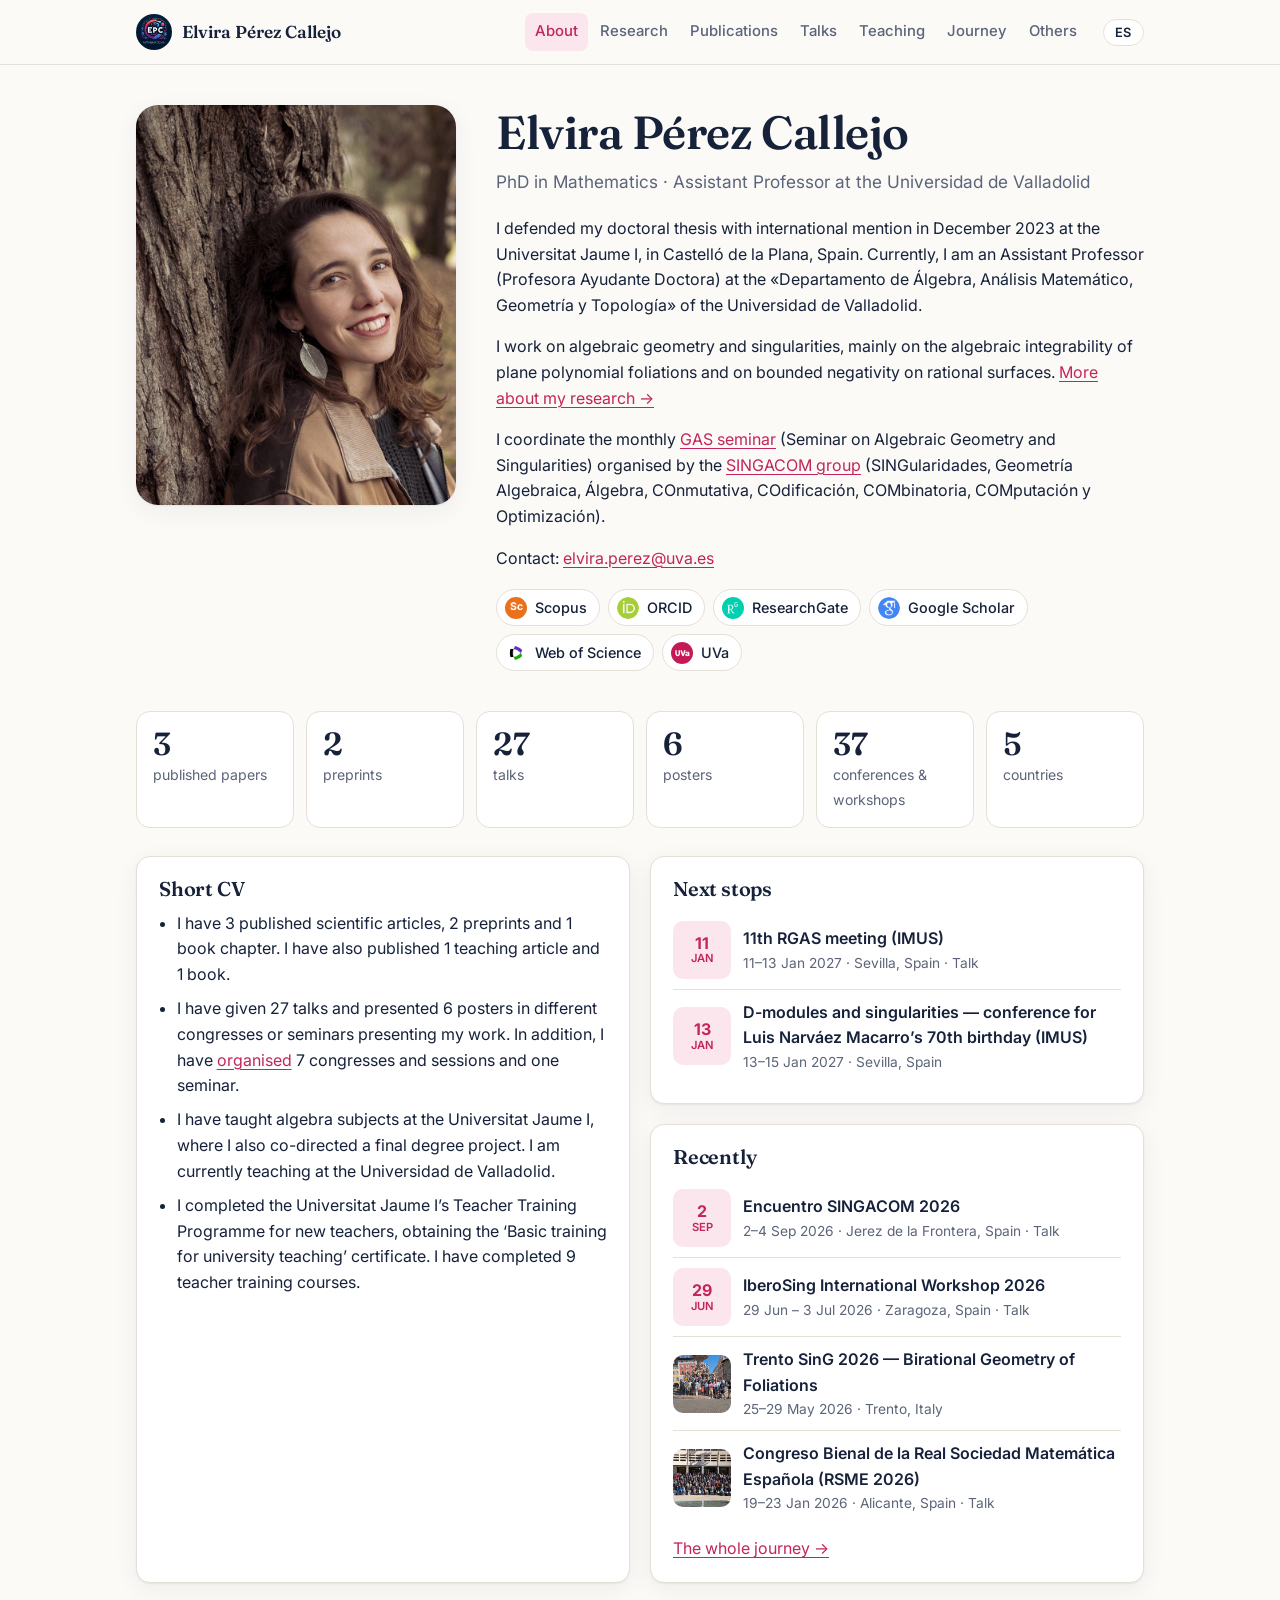
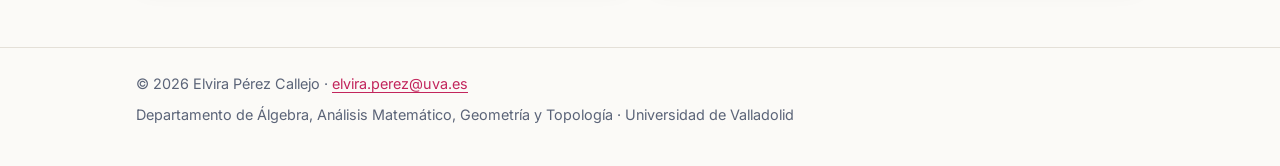
<file: index.html>
<!doctype html>
<html lang="en">
<head>
  <meta charset="utf-8">
  <meta name="viewport" content="width=device-width, initial-scale=1">
  <script>(function(){var l;try{l=new URLSearchParams(location.search).get("lang")||localStorage.getItem("lang");}catch(e){}if(l!=="es"&&l!=="en"){l=/^es\b/i.test(navigator.language||"")?"es":"en";}document.documentElement.lang=l;})();</script>
  <title>Elvira Pérez Callejo · PhD in Mathematics</title>
  <meta name="description" content="Elvira Pérez Callejo, mathematician at the Universidad de Valladolid: foliations, algebraic integrability and bounded negativity. Publications, talks, teaching and journey.">
  <meta property="og:title" content="Elvira Pérez Callejo · PhD in Mathematics">
  <meta property="og:description" content="Mathematician at the Universidad de Valladolid. Publications, talks, teaching and journey.">
  <meta property="og:image" content="assets/img/profile.jpg">
  <link rel="icon" href="assets/img/favicon.png">
  <link rel="apple-touch-icon" href="assets/img/apple-touch-icon.png">
  <link rel="preconnect" href="https://fonts.googleapis.com">
  <link rel="preconnect" href="https://fonts.gstatic.com" crossorigin>
  <link rel="stylesheet" href="https://fonts.googleapis.com/css2?family=Fraunces:opsz,wght@9..144,500;9..144,600&family=Inter:wght@400;500;600;700&display=swap">
  <link rel="stylesheet" href="assets/css/style.css">
</head>
<body data-title-en="Elvira Pérez Callejo · PhD in Mathematics" data-title-es="Elvira Pérez Callejo · Doctora en Matemáticas">
<a class="skip" href="#main"><span data-lang="en">Skip to content</span><span data-lang="es">Ir al contenido</span></a>
<header class="site-header">
  <div class="wrap">
    <a class="brand" href="index.html"><img src="assets/img/logo.png" alt="" width="36" height="36">Elvira Pérez Callejo</a>
    <nav class="nav" id="nav" aria-label="Main">
      <a href="index.html" aria-current="page"><span data-lang="en">About</span><span data-lang="es">Inicio</span></a>
      <a href="research.html"><span data-lang="en">Research</span><span data-lang="es">Investigación</span></a>
      <a href="publications.html"><span data-lang="en">Publications</span><span data-lang="es">Publicaciones</span></a>
      <a href="talks.html"><span data-lang="en">Talks</span><span data-lang="es">Charlas</span></a>
      <a href="teaching.html"><span data-lang="en">Teaching</span><span data-lang="es">Docencia</span></a>
      <a href="journey.html"><span data-lang="en">Journey</span><span data-lang="es">Diario</span></a>
      <a href="others.html"><span data-lang="en">Others</span><span data-lang="es">Otros</span></a>
    </nav>
    <div class="head-right">
      <button class="lang-toggle"><span data-lang="en" title="Ver en español">ES</span><span data-lang="es" title="View in English">EN</span></button>
      <button class="nav-toggle" aria-expanded="false" aria-controls="nav"><span data-lang="en">Menu</span><span data-lang="es">Menú</span></button>
    </div>
  </div>
</header>

<main id="main" class="wrap">
  <section class="hero">
    <div class="hero-photo"><img src="assets/img/profile.jpg" alt="Elvira Pérez Callejo" width="1000" height="1240"></div>
    <div>
      <h1>Elvira Pérez Callejo</h1>
      <p class="role" data-lang="en">PhD in Mathematics · Assistant Professor at the Universidad de Valladolid</p>
      <p class="role" data-lang="es">Doctora en Matemáticas · Profesora Ayudante Doctora en la Universidad de Valladolid</p>

      <p data-lang="en">I defended my doctoral thesis with international mention in December 2023 at the Universitat Jaume I, in Castelló de la Plana, Spain. Currently, I am an Assistant Professor (Profesora Ayudante Doctora) at the «Departamento de Álgebra, Análisis Matemático, Geometría y Topología» of the Universidad de Valladolid.</p>
      <p data-lang="es">Defendí mi tesis doctoral con mención internacional en diciembre de 2023 en la Universitat Jaume I, en Castelló de la Plana. Actualmente soy Profesora Ayudante Doctora en el «Departamento de Álgebra, Análisis Matemático, Geometría y Topología» de la Universidad de Valladolid.</p>

      <p data-lang="en">I work on algebraic geometry and singularities, mainly on the algebraic integrability of plane polynomial foliations and on bounded negativity on rational surfaces. <a href="research.html">More about my research →</a></p>
      <p data-lang="es">Trabajo en geometría algebraica y singularidades, principalmente en la integrabilidad algebraica de foliaciones polinómicas planas y en la negatividad acotada en superficies racionales. <a href="research.html">Más sobre mi investigación →</a></p>

      <p data-lang="en">I coordinate the monthly <a href="http://www.singacom.uva.es/ES/SeminarGAS.php">GAS seminar</a> (Seminar on Algebraic Geometry and Singularities) organised by the <a href="http://www.singacom.uva.es/ES/index.php">SINGACOM group</a> (SINGularidades, Geometría Algebraica, Álgebra, COnmutativa, COdificación, COMbinatoria, COMputación y Optimización).</p>
      <p data-lang="es">Coordino el <a href="http://www.singacom.uva.es/ES/SeminarGAS.php">seminario GAS</a> (Seminario de Geometría Algebraica y Singularidades), de periodicidad mensual, organizado por el <a href="http://www.singacom.uva.es/ES/index.php">grupo SINGACOM</a> (SINGularidades, Geometría Algebraica, Álgebra, COnmutativa, COdificación, COMbinatoria, COMputación y Optimización).</p>

      <p><span data-lang="en">Contact:</span><span data-lang="es">Contacto:</span> <a href="mailto:elvira.perez@uva.es">elvira.perez@uva.es</a></p>
      <ul class="links" aria-label="Profiles">
        <li><a href="https://www.scopus.com/authid/detail.uri?authorId=57224504209"><span class="ico" aria-hidden="true">Sc</span>Scopus</a></li>
        <li><a href="https://orcid.org/0000-0001-5399-1221"><img src="assets/img/icon-orcid.png" alt="">ORCID</a></li>
        <li><a href="https://www.researchgate.net/profile/Elvira-Perez-Callejo"><img src="assets/img/icon-researchgate.png" alt="">ResearchGate</a></li>
        <li><a href="https://scholar.google.com/citations?user=OdcTmqoAAAAJ"><img src="assets/img/icon-scholar.png" alt="">Google Scholar</a></li>
        <li><a href="https://www.webofscience.com/wos/author/record/3732840"><img src="assets/img/icon-wos.png" alt="">Web of Science</a></li>
        <li><a href="https://portaldelaciencia.uva.es/investigadores/1227738/detalle"><img src="assets/img/icon-uva.png" alt="">UVa</a></li>
      </ul>
    </div>
  </section>

  <div class="stats">
    <a class="stat" href="publications.html"><b data-count="papers">3</b><span data-lang="en">published papers</span><span data-lang="es">artículos publicados</span></a>
    <a class="stat" href="publications.html#preprints"><b data-count="preprints">2</b><span>preprints</span></a>
    <a class="stat" href="talks.html"><b data-count="talks">27</b><span data-lang="en">talks</span><span data-lang="es">charlas</span></a>
    <a class="stat" href="talks.html#posters"><b data-count="posters">6</b><span data-lang="en">posters</span><span data-lang="es">pósters</span></a>
    <a class="stat" href="journey.html"><b data-count="events">–</b><span data-lang="en">conferences &amp; workshops</span><span data-lang="es">congresos y workshops</span></a>
    <a class="stat" href="journey.html"><b data-count="countries">–</b><span data-lang="en">countries</span><span data-lang="es">países</span></a>
  </div>

  <div class="two">
    <section class="card">
      <h2><span data-lang="en">Short CV</span><span data-lang="es">CV breve</span></h2>
      <ul class="cv" data-lang="en">
        <li>I have <span data-count="papers" data-one="published scientific article" data-many="published scientific articles">3 published scientific articles</span>, <span data-count="preprints" data-one="preprint" data-many="preprints">2 preprints</span> and <span data-count="chapters" data-one="book chapter" data-many="book chapters">1 book chapter</span>. I have also published <span data-count="eduPapers" data-one="teaching article" data-many="teaching articles">1 teaching article</span> and <span data-count="books" data-one="book" data-many="books">1 book</span>.</li>
        <li>I have given <span data-count="talks" data-one="talk" data-many="talks">27 talks</span> and presented <span data-count="posters" data-one="poster" data-many="posters">6 posters</span> in different congresses or seminars presenting my work. In addition, I have <a href="research.html#organization">organised</a> <span data-count="organized" data-one="congress or session" data-many="congresses and sessions">7 congresses and sessions</span> and <span data-count="seminars" data-words data-one="seminar" data-many="seminars">one seminar</span>.</li>
        <li>I have taught algebra subjects at the Universitat Jaume I, where I also co-directed a final degree project. I am currently teaching at the Universidad de Valladolid.</li>
        <li>I completed the Universitat Jaume I’s Teacher Training Programme for new teachers, obtaining the ‘Basic training for university teaching’ certificate. I have completed 9 teacher training courses.</li>
      </ul>
      <ul class="cv" data-lang="es">
        <li>He publicado <span data-count="papers" data-one-es="artículo científico" data-many-es="artículos científicos">3 artículos científicos</span>, <span data-count="preprints" data-one-es="preprint" data-many-es="preprints">2 preprints</span> y <span data-count="chapters" data-one-es="capítulo de libro" data-many-es="capítulos de libro">1 capítulo de libro</span>. También he publicado <span data-count="eduPapers" data-one-es="artículo docente" data-many-es="artículos docentes">1 artículo docente</span> y <span data-count="books" data-one-es="libro" data-many-es="libros">1 libro</span>.</li>
        <li>He impartido <span data-count="talks" data-one-es="charla" data-many-es="charlas">27 charlas</span> y presentado <span data-count="posters" data-one-es="póster" data-many-es="pósters">6 pósters</span> en congresos y seminarios. Además, he <a href="research.html#organization">organizado</a> <span data-count="organized" data-one-es="congreso o sesión" data-many-es="congresos y sesiones">7 congresos y sesiones</span> y <span data-count="seminars" data-words data-one-es="seminario" data-many-es="seminarios">un seminario</span>.</li>
        <li>He impartido asignaturas de álgebra en la Universitat Jaume I, donde también codirigí un Trabajo de Fin de Grado. Actualmente imparto docencia en la Universidad de Valladolid.</li>
        <li>Completé el Programa de Formación Inicial del Profesorado de la Universitat Jaume I, con el certificado de «Formación básica para la docencia universitaria», y he realizado 9 cursos de formación docente.</li>
      </ul>
    </section>
    <div style="display:grid; gap:20px; align-content:start">
      <section class="card">
        <h2><span data-lang="en">Next stops</span><span data-lang="es">Próximos destinos</span></h2>
        <ul class="mini-list" id="home-upcoming"></ul>
      </section>
      <section class="card">
        <h2><span data-lang="en">Recently</span><span data-lang="es">Últimamente</span></h2>
        <ul class="mini-list" id="home-latest"></ul>
        <p style="margin:12px 0 0"><a href="journey.html"><span data-lang="en">The whole journey →</span><span data-lang="es">Todo el diario →</span></a></p>
      </section>
    </div>
  </div>
</main>

<footer class="site-footer">
  <div class="wrap">
    <span>© <span data-year>2026</span> Elvira Pérez Callejo · <a href="mailto:elvira.perez@uva.es">elvira.perez@uva.es</a></span>
    <span>Departamento de Álgebra, Análisis Matemático, Geometría y Topología · Universidad de Valladolid</span>
  </div>
</footer>
<script src="data/events.js"></script>
<script src="data/photos.js"></script>
<script src="data/publications.js"></script>
<script src="assets/js/site.js"></script>
</body>
</html>
</file>
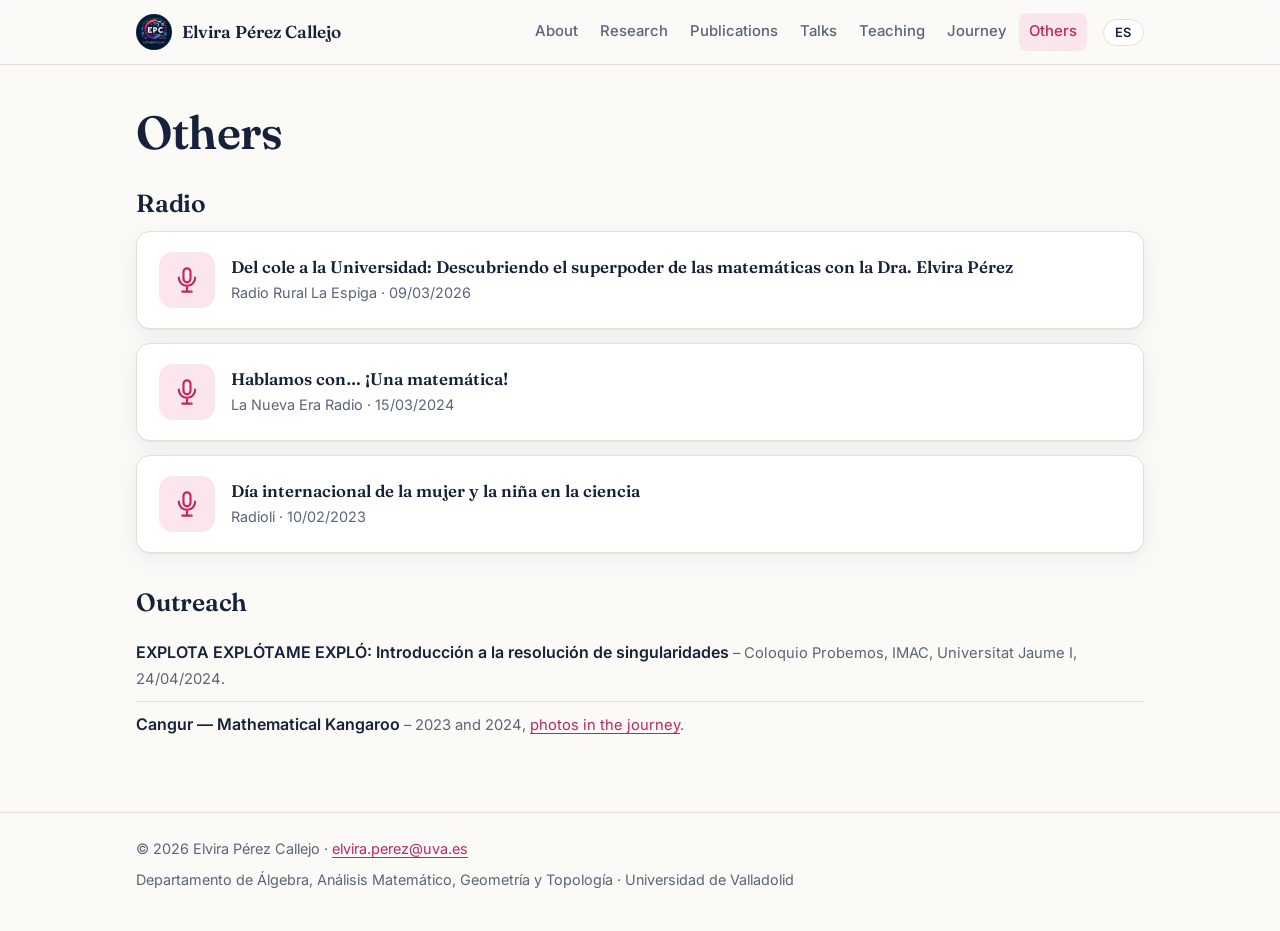
<file: others.html>
<!doctype html>
<html lang="en">
<head>
  <meta charset="utf-8">
  <meta name="viewport" content="width=device-width, initial-scale=1">
  <script>(function(){var l;try{l=new URLSearchParams(location.search).get("lang")||localStorage.getItem("lang");}catch(e){}if(l!=="es"&&l!=="en"){l=/^es\b/i.test(navigator.language||"")?"es":"en";}document.documentElement.lang=l;})();</script>
  <title>Others · Elvira Pérez Callejo</title>
  <meta name="description" content="Radio interviews and outreach by Elvira Pérez Callejo.">
  <link rel="icon" href="assets/img/favicon.png">
  <link rel="apple-touch-icon" href="assets/img/apple-touch-icon.png">
  <link rel="preconnect" href="https://fonts.googleapis.com">
  <link rel="preconnect" href="https://fonts.gstatic.com" crossorigin>
  <link rel="stylesheet" href="https://fonts.googleapis.com/css2?family=Fraunces:opsz,wght@9..144,500;9..144,600&family=Inter:wght@400;500;600;700&display=swap">
  <link rel="stylesheet" href="assets/css/style.css">
</head>
<body data-title-en="Others · Elvira Pérez Callejo" data-title-es="Otros · Elvira Pérez Callejo">
<a class="skip" href="#main"><span data-lang="en">Skip to content</span><span data-lang="es">Ir al contenido</span></a>
<header class="site-header">
  <div class="wrap">
    <a class="brand" href="index.html"><img src="assets/img/logo.png" alt="" width="36" height="36">Elvira Pérez Callejo</a>
    <nav class="nav" id="nav" aria-label="Main">
      <a href="index.html"><span data-lang="en">About</span><span data-lang="es">Inicio</span></a>
      <a href="research.html"><span data-lang="en">Research</span><span data-lang="es">Investigación</span></a>
      <a href="publications.html"><span data-lang="en">Publications</span><span data-lang="es">Publicaciones</span></a>
      <a href="talks.html"><span data-lang="en">Talks</span><span data-lang="es">Charlas</span></a>
      <a href="teaching.html"><span data-lang="en">Teaching</span><span data-lang="es">Docencia</span></a>
      <a href="journey.html"><span data-lang="en">Journey</span><span data-lang="es">Diario</span></a>
      <a href="others.html" aria-current="page"><span data-lang="en">Others</span><span data-lang="es">Otros</span></a>
    </nav>
    <div class="head-right">
      <button class="lang-toggle"><span data-lang="en" title="Ver en español">ES</span><span data-lang="es" title="View in English">EN</span></button>
      <button class="nav-toggle" aria-expanded="false" aria-controls="nav"><span data-lang="en">Menu</span><span data-lang="es">Menú</span></button>
    </div>
  </div>
</header>

<main id="main" class="wrap">
  <div class="page-head">
    <h1><span data-lang="en">Others</span><span data-lang="es">Otros</span></h1>
  </div>

  <section id="radio">
    <h2 style="margin-top:0">Radio</h2>
    <div class="radio">
      <a class="card" href="https://radioedu.educarex.es/radiorurallaespiga/2026/03/09/del-cole-a-la-universidad-descubriendo-el-superpoder-de-las-matematicas-con-la-dra-elvira-perez/">
        <span class="ic" aria-hidden="true"><svg viewBox="0 0 24 24" fill="none" stroke="currentColor" stroke-width="1.8" stroke-linecap="round" stroke-linejoin="round"><rect x="9" y="2" width="6" height="12" rx="3"/><path d="M5 10a7 7 0 0 0 14 0M12 17v5M8 22h8"/></svg></span>
        <span><span class="t">Del cole a la Universidad: Descubriendo el superpoder de las matemáticas con la Dra. Elvira Pérez</span><br><span class="m">Radio Rural La Espiga · 09/03/2026</span></span>
      </a>
      <a class="card" href="https://radioedu.educarex.es/lanuevaeraradio/2024/03/15/hablamos-con-una-matematica/">
        <span class="ic" aria-hidden="true"><svg viewBox="0 0 24 24" fill="none" stroke="currentColor" stroke-width="1.8" stroke-linecap="round" stroke-linejoin="round"><rect x="9" y="2" width="6" height="12" rx="3"/><path d="M5 10a7 7 0 0 0 14 0M12 17v5M8 22h8"/></svg></span>
        <span><span class="t">Hablamos con… ¡Una matemática!</span><br><span class="m">La Nueva Era Radio · 15/03/2024</span></span>
      </a>
      <a class="card" href="https://radioedu.educarex.es/radioli/2023/02/10/dia-internacional-de-la-mujer-y-la-nina-en-la-ciencia/">
        <span class="ic" aria-hidden="true"><svg viewBox="0 0 24 24" fill="none" stroke="currentColor" stroke-width="1.8" stroke-linecap="round" stroke-linejoin="round"><rect x="9" y="2" width="6" height="12" rx="3"/><path d="M5 10a7 7 0 0 0 14 0M12 17v5M8 22h8"/></svg></span>
        <span><span class="t">Día internacional de la mujer y la niña en la ciencia</span><br><span class="m">Radioli · 10/02/2023</span></span>
      </a>
    </div>
  </section>

  <section id="outreach">
    <h2><span data-lang="en">Outreach</span><span data-lang="es">Divulgación</span></h2>
    <ul class="courses">
      <li><span class="c">EXPLOTA EXPLÓTAME EXPLÓ: Introducción a la resolución de singularidades</span> <span class="p">– Coloquio Probemos, IMAC, Universitat Jaume I, 24/04/2024.</span></li>
      <li><span class="c" data-lang="en">Cangur — Mathematical Kangaroo</span><span class="c" data-lang="es">Cangur — Canguro Matemático</span>
        <span class="p" data-lang="en">– 2023 and 2024, <a href="journey.html#2024-cangur">photos in the journey</a>.</span>
        <span class="p" data-lang="es">– 2023 y 2024, <a href="journey.html#2024-cangur">fotos en el diario</a>.</span></li>
    </ul>
  </section>
</main>

<footer class="site-footer">
  <div class="wrap">
    <span>© <span data-year>2026</span> Elvira Pérez Callejo · <a href="mailto:elvira.perez@uva.es">elvira.perez@uva.es</a></span>
    <span>Departamento de Álgebra, Análisis Matemático, Geometría y Topología · Universidad de Valladolid</span>
  </div>
</footer>
<script src="data/events.js"></script>
<script src="data/photos.js"></script>
<script src="data/publications.js"></script>
<script src="assets/js/site.js"></script>
</body>
</html>
</file>
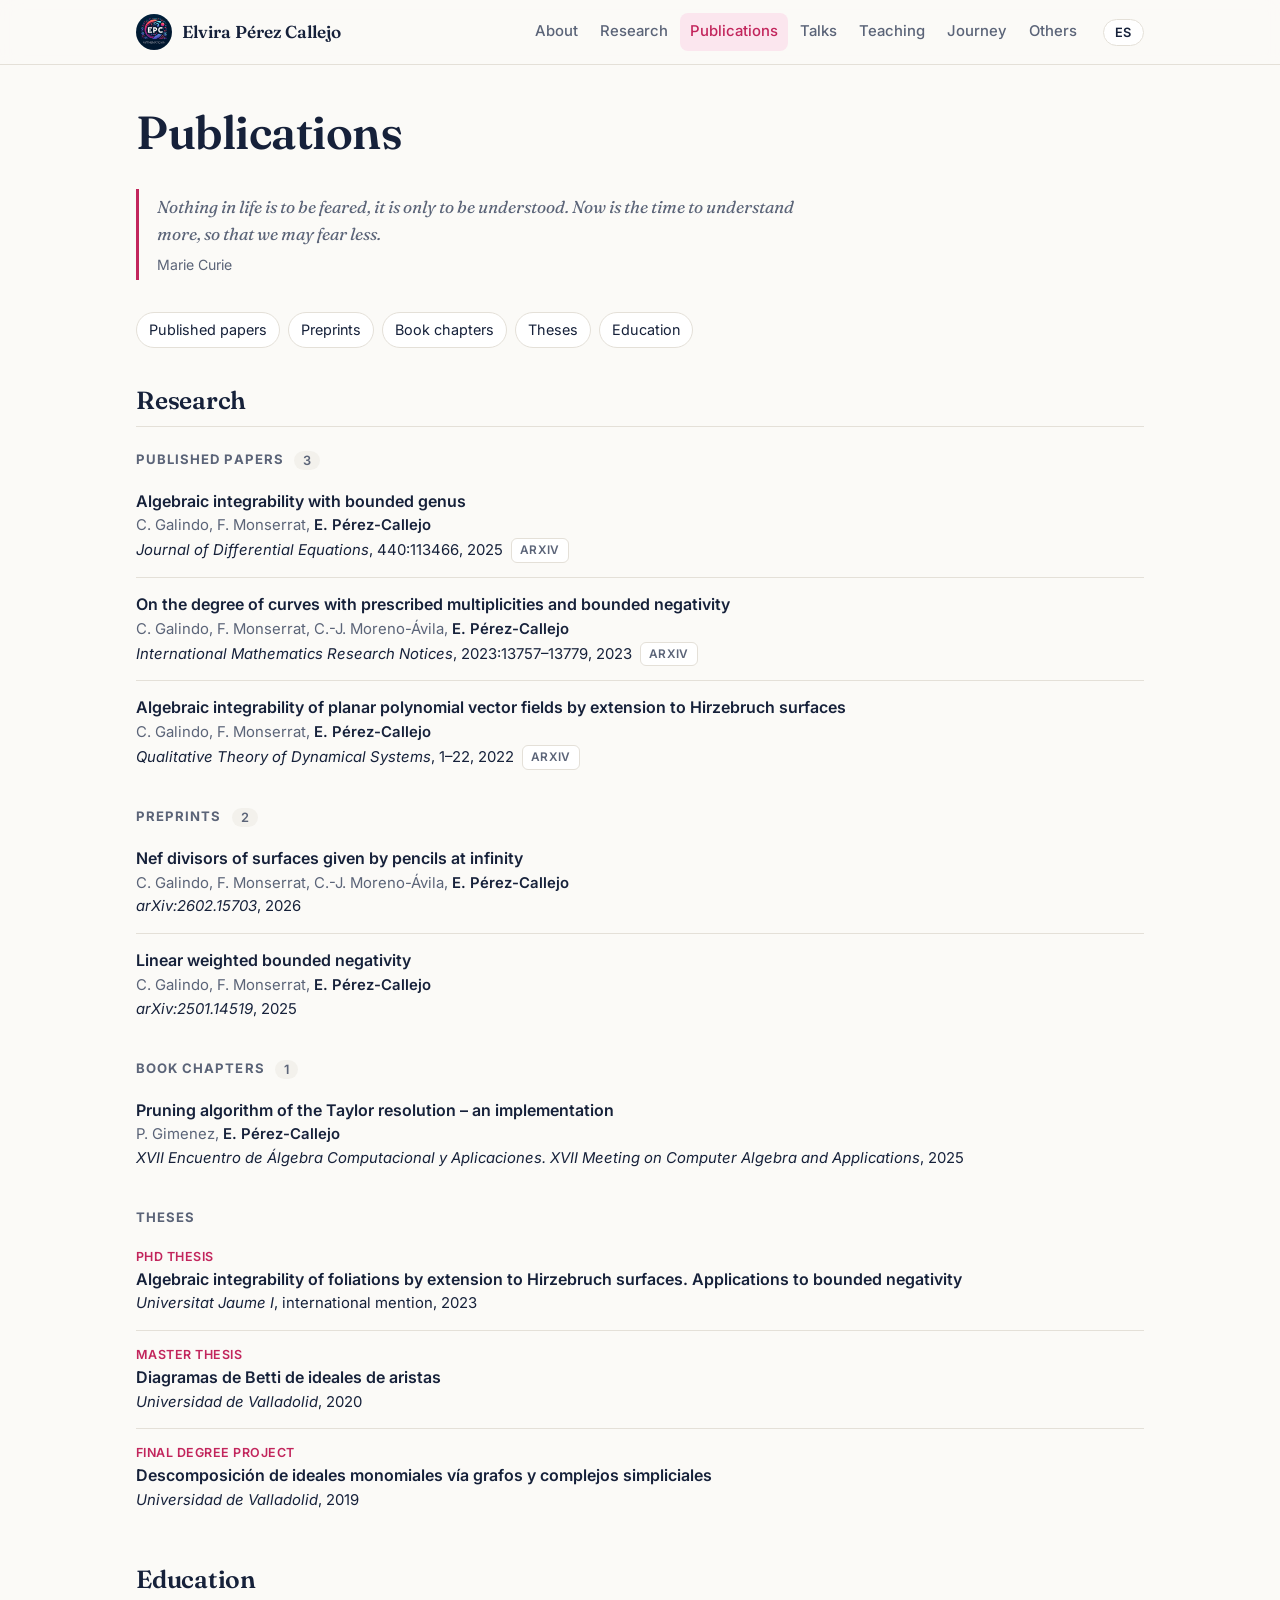
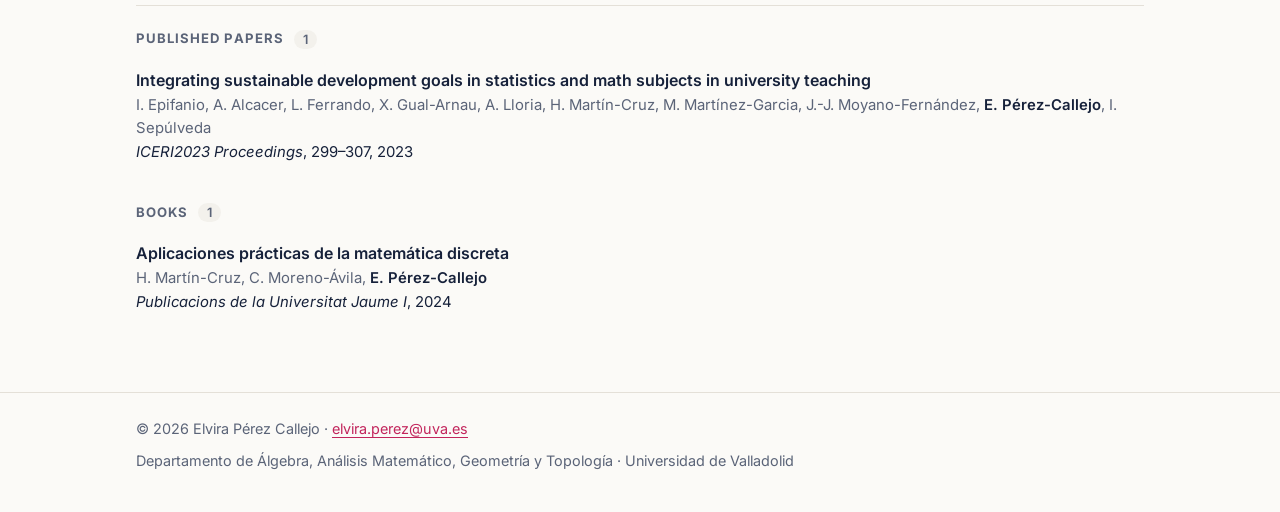
<file: publications.html>
<!doctype html>
<html lang="en">
<head>
  <meta charset="utf-8">
  <meta name="viewport" content="width=device-width, initial-scale=1">
  <script>(function(){var l;try{l=new URLSearchParams(location.search).get("lang")||localStorage.getItem("lang");}catch(e){}if(l!=="es"&&l!=="en"){l=/^es\b/i.test(navigator.language||"")?"es":"en";}document.documentElement.lang=l;})();</script>
  <title>Publications · Elvira Pérez Callejo</title>
  <meta name="description" content="Research and education publications of Elvira Pérez Callejo.">
  <link rel="icon" href="assets/img/favicon.png">
  <link rel="apple-touch-icon" href="assets/img/apple-touch-icon.png">
  <link rel="preconnect" href="https://fonts.googleapis.com">
  <link rel="preconnect" href="https://fonts.gstatic.com" crossorigin>
  <link rel="stylesheet" href="https://fonts.googleapis.com/css2?family=Fraunces:opsz,wght@9..144,500;9..144,600&family=Inter:wght@400;500;600;700&display=swap">
  <link rel="stylesheet" href="assets/css/style.css">
</head>
<body data-title-en="Publications · Elvira Pérez Callejo" data-title-es="Publicaciones · Elvira Pérez Callejo">
<a class="skip" href="#main"><span data-lang="en">Skip to content</span><span data-lang="es">Ir al contenido</span></a>
<header class="site-header">
  <div class="wrap">
    <a class="brand" href="index.html"><img src="assets/img/logo.png" alt="" width="36" height="36">Elvira Pérez Callejo</a>
    <nav class="nav" id="nav" aria-label="Main">
      <a href="index.html"><span data-lang="en">About</span><span data-lang="es">Inicio</span></a>
      <a href="research.html"><span data-lang="en">Research</span><span data-lang="es">Investigación</span></a>
      <a href="publications.html" aria-current="page"><span data-lang="en">Publications</span><span data-lang="es">Publicaciones</span></a>
      <a href="talks.html"><span data-lang="en">Talks</span><span data-lang="es">Charlas</span></a>
      <a href="teaching.html"><span data-lang="en">Teaching</span><span data-lang="es">Docencia</span></a>
      <a href="journey.html"><span data-lang="en">Journey</span><span data-lang="es">Diario</span></a>
      <a href="others.html"><span data-lang="en">Others</span><span data-lang="es">Otros</span></a>
    </nav>
    <div class="head-right">
      <button class="lang-toggle"><span data-lang="en" title="Ver en español">ES</span><span data-lang="es" title="View in English">EN</span></button>
      <button class="nav-toggle" aria-expanded="false" aria-controls="nav"><span data-lang="en">Menu</span><span data-lang="es">Menú</span></button>
    </div>
  </div>
</header>

<main id="main" class="wrap">
  <div class="page-head">
    <h1><span data-lang="en">Publications</span><span data-lang="es">Publicaciones</span></h1>
  </div>
  <blockquote class="quote" data-lang="es">
    Nada en este mundo debe ser temido… solo entendido. Ahora es el momento de comprender más, para que podamos temer menos.
    <cite>Marie Curie</cite>
  </blockquote>
  <blockquote class="quote" data-lang="en">
    Nothing in life is to be feared, it is only to be understood. Now is the time to understand more, so that we may fear less.
    <cite>Marie Curie</cite>
  </blockquote>

  <ul class="toc">
    <li><a href="#papers"><span data-lang="en">Published papers</span><span data-lang="es">Artículos publicados</span></a></li>
    <li><a href="#preprints">Preprints</a></li>
    <li><a href="#chapters"><span data-lang="en">Book chapters</span><span data-lang="es">Capítulos de libro</span></a></li>
    <li><a href="#theses"><span data-lang="en">Theses</span><span data-lang="es">Tesis y trabajos</span></a></li>
    <li><a href="#education"><span data-lang="en">Education</span><span data-lang="es">Educación</span></a></li>
  </ul>

  <section class="section-group" id="research">
    <h2><span data-lang="en">Research</span><span data-lang="es">Investigación</span></h2>
    <h3 id="papers"><span data-lang="en">Published papers</span><span data-lang="es">Artículos publicados</span> <span class="count" data-count="papers"></span></h3>
    <ul class="pubs" data-pubs="research.papers"></ul>
    <h3 id="preprints">Preprints <span class="count" data-count="preprints"></span></h3>
    <ul class="pubs" data-pubs="research.preprints"></ul>
    <h3 id="chapters"><span data-lang="en">Book chapters</span><span data-lang="es">Capítulos de libro</span> <span class="count" data-count="chapters"></span></h3>
    <ul class="pubs" data-pubs="research.chapters"></ul>
    <h3 id="theses"><span data-lang="en">Theses</span><span data-lang="es">Tesis y trabajos</span></h3>
    <ul class="pubs" data-pubs="research.theses"></ul>
  </section>

  <section class="section-group" id="education">
    <h2><span data-lang="en">Education</span><span data-lang="es">Educación</span></h2>
    <h3><span data-lang="en">Published papers</span><span data-lang="es">Artículos publicados</span> <span class="count" data-count="eduPapers"></span></h3>
    <ul class="pubs" data-pubs="education.papers"></ul>
    <h3><span data-lang="en">Books</span><span data-lang="es">Libros</span> <span class="count" data-count="books"></span></h3>
    <ul class="pubs" data-pubs="education.books"></ul>
  </section>
</main>

<footer class="site-footer">
  <div class="wrap">
    <span>© <span data-year>2026</span> Elvira Pérez Callejo · <a href="mailto:elvira.perez@uva.es">elvira.perez@uva.es</a></span>
    <span>Departamento de Álgebra, Análisis Matemático, Geometría y Topología · Universidad de Valladolid</span>
  </div>
</footer>
<script src="data/events.js"></script>
<script src="data/photos.js"></script>
<script src="data/publications.js"></script>
<script src="assets/js/site.js"></script>
</body>
</html>
</file>
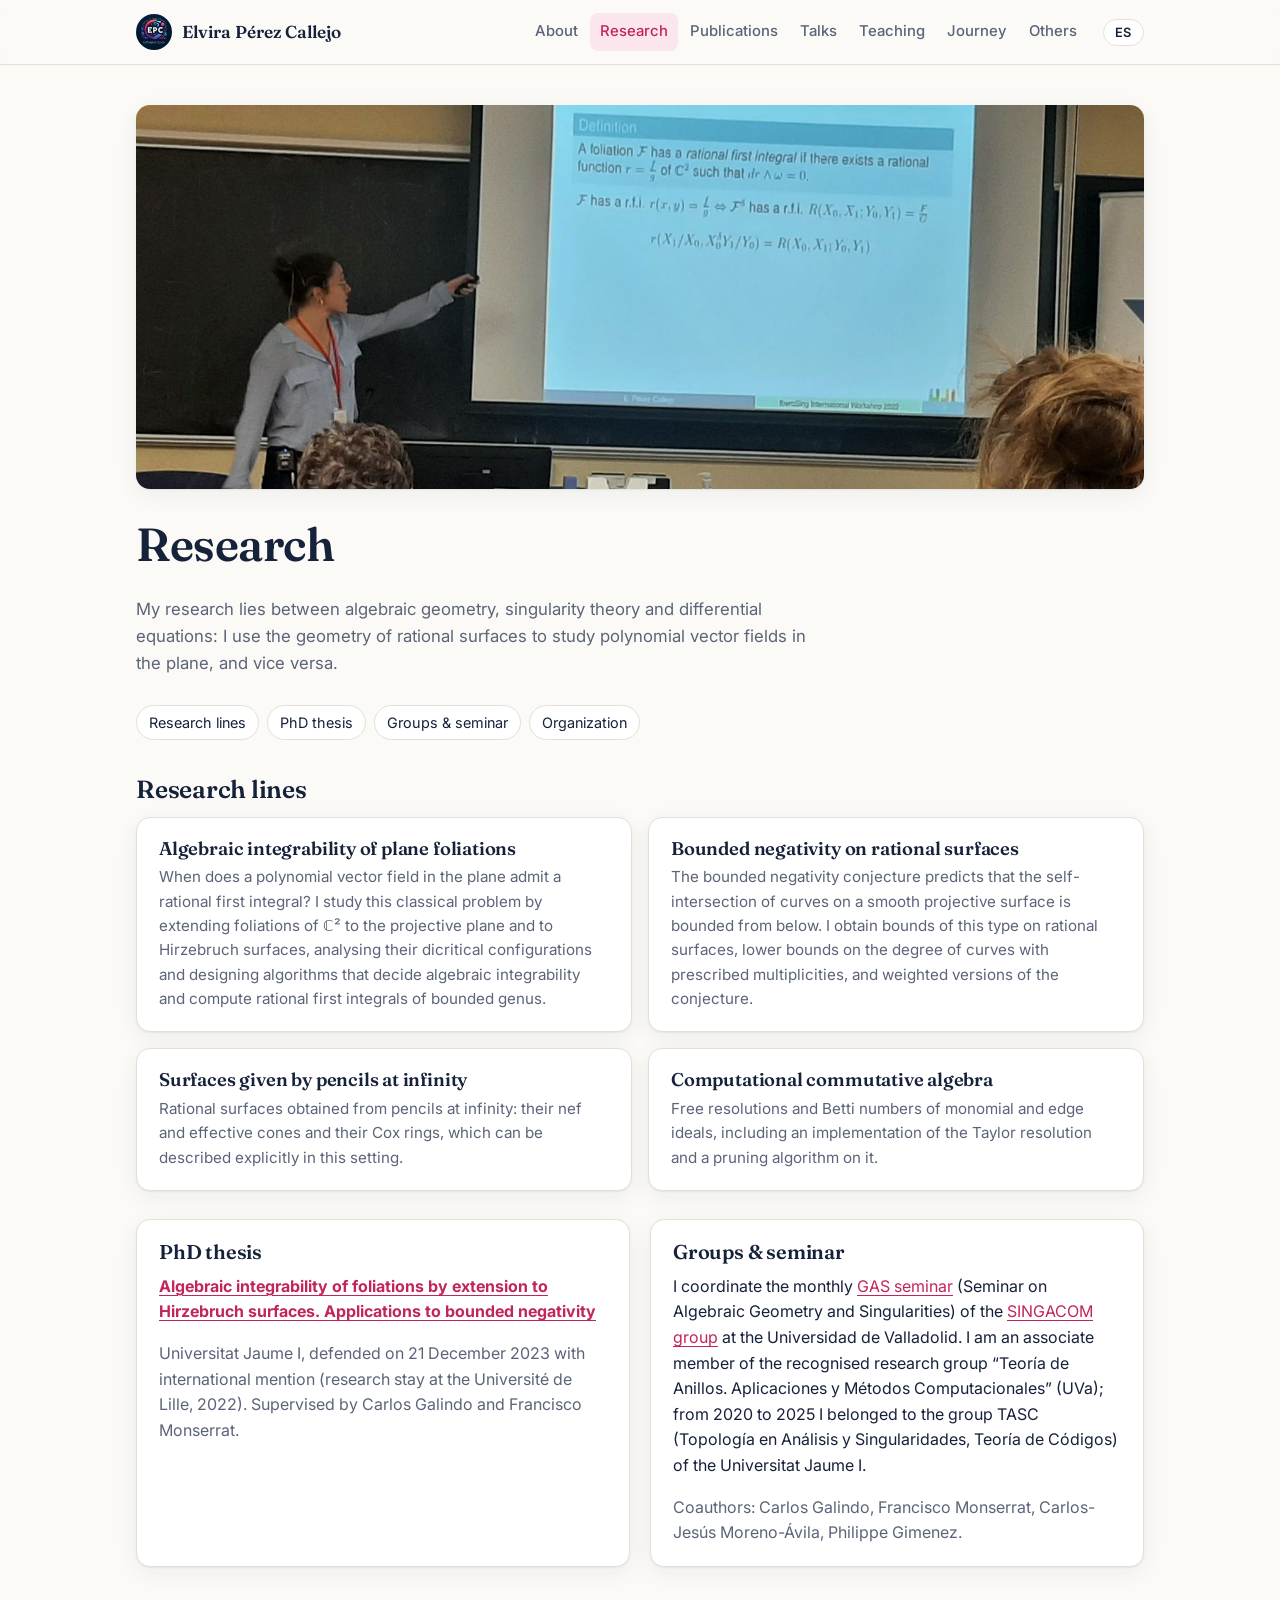
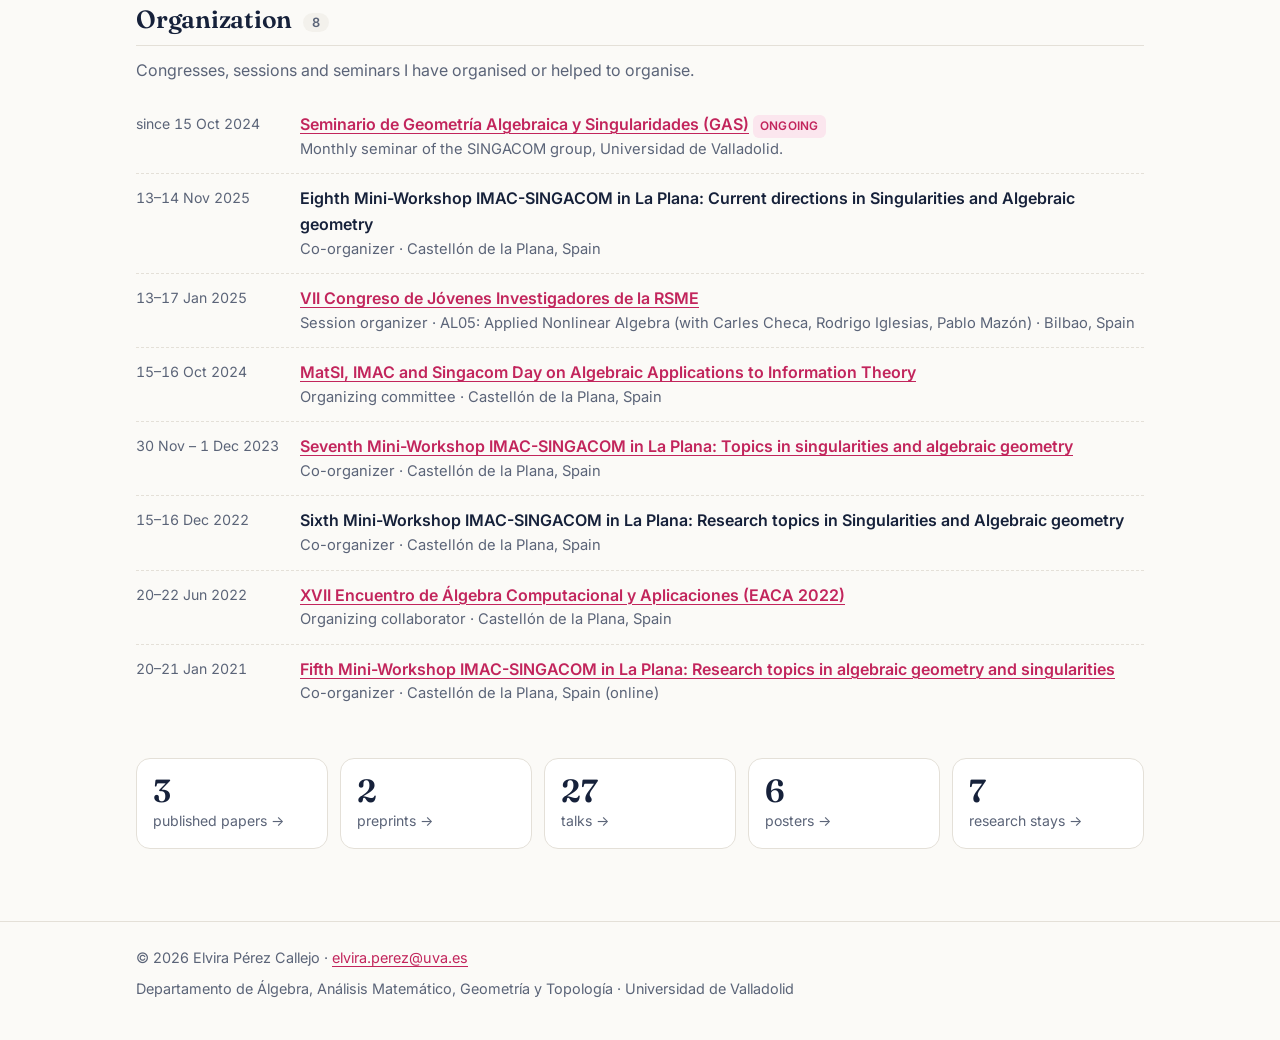
<file: research.html>
<!doctype html>
<html lang="en">
<head>
  <meta charset="utf-8">
  <meta name="viewport" content="width=device-width, initial-scale=1">
  <script>(function(){var l;try{l=new URLSearchParams(location.search).get("lang")||localStorage.getItem("lang");}catch(e){}if(l!=="es"&&l!=="en"){l=/^es\b/i.test(navigator.language||"")?"es":"en";}document.documentElement.lang=l;})();</script>
  <title>Research · Elvira Pérez Callejo</title>
  <meta name="description" content="Research of Elvira Pérez Callejo: algebraic integrability of plane foliations, bounded negativity on rational surfaces, cones and Cox rings, computational commutative algebra. Organization of scientific events.">
  <link rel="icon" href="assets/img/favicon.png">
  <link rel="apple-touch-icon" href="assets/img/apple-touch-icon.png">
  <link rel="preconnect" href="https://fonts.googleapis.com">
  <link rel="preconnect" href="https://fonts.gstatic.com" crossorigin>
  <link rel="stylesheet" href="https://fonts.googleapis.com/css2?family=Fraunces:opsz,wght@9..144,500;9..144,600&family=Inter:wght@400;500;600;700&display=swap">
  <link rel="stylesheet" href="assets/css/style.css">
</head>
<body data-title-en="Research · Elvira Pérez Callejo" data-title-es="Investigación · Elvira Pérez Callejo">
<a class="skip" href="#main"><span data-lang="en">Skip to content</span><span data-lang="es">Ir al contenido</span></a>
<header class="site-header">
  <div class="wrap">
    <a class="brand" href="index.html"><img src="assets/img/logo.png" alt="" width="36" height="36">Elvira Pérez Callejo</a>
    <nav class="nav" id="nav" aria-label="Main">
      <a href="index.html"><span data-lang="en">About</span><span data-lang="es">Inicio</span></a>
      <a href="research.html" aria-current="page"><span data-lang="en">Research</span><span data-lang="es">Investigación</span></a>
      <a href="publications.html"><span data-lang="en">Publications</span><span data-lang="es">Publicaciones</span></a>
      <a href="talks.html"><span data-lang="en">Talks</span><span data-lang="es">Charlas</span></a>
      <a href="teaching.html"><span data-lang="en">Teaching</span><span data-lang="es">Docencia</span></a>
      <a href="journey.html"><span data-lang="en">Journey</span><span data-lang="es">Diario</span></a>
      <a href="others.html"><span data-lang="en">Others</span><span data-lang="es">Otros</span></a>
    </nav>
    <div class="head-right">
      <button class="lang-toggle"><span data-lang="en" title="Ver en español">ES</span><span data-lang="es" title="View in English">EN</span></button>
      <button class="nav-toggle" aria-expanded="false" aria-controls="nav"><span data-lang="en">Menu</span><span data-lang="es">Menú</span></button>
    </div>
  </div>
</header>

<main id="main" class="wrap">
  <div class="banner"><img src="assets/img/fondo-3.jpg" alt="Elvira Pérez Callejo giving a talk" width="1600" height="1200"></div>
  <div class="page-head">
    <h1><span data-lang="en">Research</span><span data-lang="es">Investigación</span></h1>
    <p data-lang="en">My research lies between algebraic geometry, singularity theory and differential equations: I use the geometry of rational surfaces to study polynomial vector fields in the plane, and vice versa.</p>
    <p data-lang="es">Mi investigación se sitúa entre la geometría algebraica, la teoría de singularidades y las ecuaciones diferenciales: uso la geometría de las superficies racionales para estudiar campos de vectores polinómicos en el plano, y viceversa.</p>
  </div>
  <ul class="toc">
    <li><a href="#lines"><span data-lang="en">Research lines</span><span data-lang="es">Líneas de investigación</span></a></li>
    <li><a href="#thesis"><span data-lang="en">PhD thesis</span><span data-lang="es">Tesis doctoral</span></a></li>
    <li><a href="#groups"><span data-lang="en">Groups &amp; seminar</span><span data-lang="es">Grupos y seminario</span></a></li>
    <li><a href="#organization"><span data-lang="en">Organization</span><span data-lang="es">Organización</span></a></li>
  </ul>

  <h2 id="lines"><span data-lang="en">Research lines</span><span data-lang="es">Líneas de investigación</span></h2>
  <div class="interests">
    <div class="card">
      <h3><span data-lang="en">Algebraic integrability of plane foliations</span><span data-lang="es">Integrabilidad algebraica de foliaciones planas</span></h3>
      <p data-lang="en">When does a polynomial vector field in the plane admit a rational first integral? I study this classical problem by extending foliations of ℂ² to the projective plane and to Hirzebruch surfaces, analysing their dicritical configurations and designing algorithms that decide algebraic integrability and compute rational first integrals of bounded genus.</p>
      <p data-lang="es">¿Cuándo admite un campo de vectores polinómico en el plano una integral primera racional? Estudio este problema clásico extendiendo las foliaciones de ℂ² al plano proyectivo y a las superficies de Hirzebruch, analizando sus configuraciones dicríticas y diseñando algoritmos que deciden la integrabilidad algebraica y calculan integrales primeras racionales de género acotado.</p>
    </div>
    <div class="card">
      <h3><span data-lang="en">Bounded negativity on rational surfaces</span><span data-lang="es">Negatividad acotada en superficies racionales</span></h3>
      <p data-lang="en">The bounded negativity conjecture predicts that the self-intersection of curves on a smooth projective surface is bounded from below. I obtain bounds of this type on rational surfaces, lower bounds on the degree of curves with prescribed multiplicities, and weighted versions of the conjecture.</p>
      <p data-lang="es">La conjetura de la negatividad acotada predice que la autointersección de las curvas de una superficie proyectiva lisa está acotada inferiormente. Obtengo cotas de este tipo en superficies racionales, cotas inferiores para el grado de curvas con multiplicidades prescritas y versiones con pesos de la conjetura.</p>
    </div>
    <div class="card">
      <h3><span data-lang="en">Surfaces given by pencils at infinity</span><span data-lang="es">Superficies dadas por haces en el infinito</span></h3>
      <p data-lang="en">Rational surfaces obtained from pencils at infinity: their nef and effective cones and their Cox rings, which can be described explicitly in this setting.</p>
      <p data-lang="es">Superficies racionales obtenidas a partir de haces en el infinito: sus conos nef y efectivo y sus anillos de Cox, que en este contexto pueden describirse explícitamente.</p>
    </div>
    <div class="card">
      <h3><span data-lang="en">Computational commutative algebra</span><span data-lang="es">Álgebra conmutativa computacional</span></h3>
      <p data-lang="en">Free resolutions and Betti numbers of monomial and edge ideals, including an implementation of the Taylor resolution and a pruning algorithm on it.</p>
      <p data-lang="es">Resoluciones libres y números de Betti de ideales monomiales y de ideales de aristas, incluida una implementación de la resolución de Taylor y un algoritmo de poda sobre ella.</p>
    </div>
  </div>

  <div class="two">
    <section class="card" id="thesis">
      <h2><span data-lang="en">PhD thesis</span><span data-lang="es">Tesis doctoral</span></h2>
      <p><a href="https://www.tdx.cat/handle/10803/689627"><strong>Algebraic integrability of foliations by extension to Hirzebruch surfaces. Applications to bounded negativity</strong></a></p>
      <p class="muted" style="margin:0" data-lang="en">Universitat Jaume I, defended on 21 December 2023 with international mention (research stay at the Université de Lille, 2022). Supervised by Carlos Galindo and Francisco Monserrat.</p>
      <p class="muted" style="margin:0" data-lang="es">Universitat Jaume I, defendida el 21 de diciembre de 2023 con mención internacional (estancia en la Université de Lille, 2022). Dirigida por Carlos Galindo y Francisco Monserrat.</p>
    </section>
    <section class="card" id="groups">
      <h2><span data-lang="en">Groups &amp; seminar</span><span data-lang="es">Grupos y seminario</span></h2>
      <p data-lang="en">I coordinate the monthly <a href="http://www.singacom.uva.es/ES/SeminarGAS.php">GAS seminar</a> (Seminar on Algebraic Geometry and Singularities) of the <a href="http://www.singacom.uva.es/ES/index.php">SINGACOM group</a> at the Universidad de Valladolid. I am an associate member of the recognised research group “Teoría de Anillos. Aplicaciones y Métodos Computacionales” (UVa); from 2020 to 2025 I belonged to the group TASC (Topología en Análisis y Singularidades, Teoría de Códigos) of the Universitat Jaume I.</p>
      <p data-lang="es">Coordino el <a href="http://www.singacom.uva.es/ES/SeminarGAS.php">seminario GAS</a> (Seminario de Geometría Algebraica y Singularidades) del <a href="http://www.singacom.uva.es/ES/index.php">grupo SINGACOM</a> de la Universidad de Valladolid. Soy miembro asociado del Grupo de Investigación Reconocido «Teoría de Anillos. Aplicaciones y Métodos Computacionales» (UVa); entre 2020 y 2025 formé parte del grupo TASC (Topología en Análisis y Singularidades, Teoría de Códigos) de la Universitat Jaume I.</p>
      <p class="muted" style="margin:0"><span data-lang="en">Coauthors:</span><span data-lang="es">Coautores:</span> Carlos Galindo, Francisco Monserrat, Carlos-Jesús Moreno-Ávila, Philippe Gimenez.</p>
    </section>
  </div>

  <section class="section-group" id="organization">
    <h2><span data-lang="en">Organization</span><span data-lang="es">Organización</span>
      <span class="count" data-count="orgTotal"></span></h2>
    <p class="muted" data-lang="en">Congresses, sessions and seminars I have organised or helped to organise.</p>
    <p class="muted" data-lang="es">Congresos, sesiones y seminarios que he organizado o en cuya organización he colaborado.</p>
    <ul class="talks" id="org-list"></ul>
  </section>

  <div class="stats">
    <a class="stat" href="publications.html"><b data-count="papers">3</b><span data-lang="en">published papers →</span><span data-lang="es">artículos publicados →</span></a>
    <a class="stat" href="publications.html#preprints"><b data-count="preprints">2</b><span>preprints →</span></a>
    <a class="stat" href="talks.html"><b data-count="talks">27</b><span data-lang="en">talks →</span><span data-lang="es">charlas →</span></a>
    <a class="stat" href="talks.html#posters"><b data-count="posters">6</b><span data-lang="en">posters →</span><span data-lang="es">pósters →</span></a>
    <a class="stat" href="journey.html"><b data-count="stays">–</b><span data-lang="en">research stays →</span><span data-lang="es">estancias de investigación →</span></a>
  </div>
</main>

<footer class="site-footer">
  <div class="wrap">
    <span>© <span data-year>2026</span> Elvira Pérez Callejo · <a href="mailto:elvira.perez@uva.es">elvira.perez@uva.es</a></span>
    <span>Departamento de Álgebra, Análisis Matemático, Geometría y Topología · Universidad de Valladolid</span>
  </div>
</footer>
<script src="data/events.js"></script>
<script src="data/photos.js"></script>
<script src="data/publications.js"></script>
<script src="assets/js/site.js"></script>
</body>
</html>
</file>
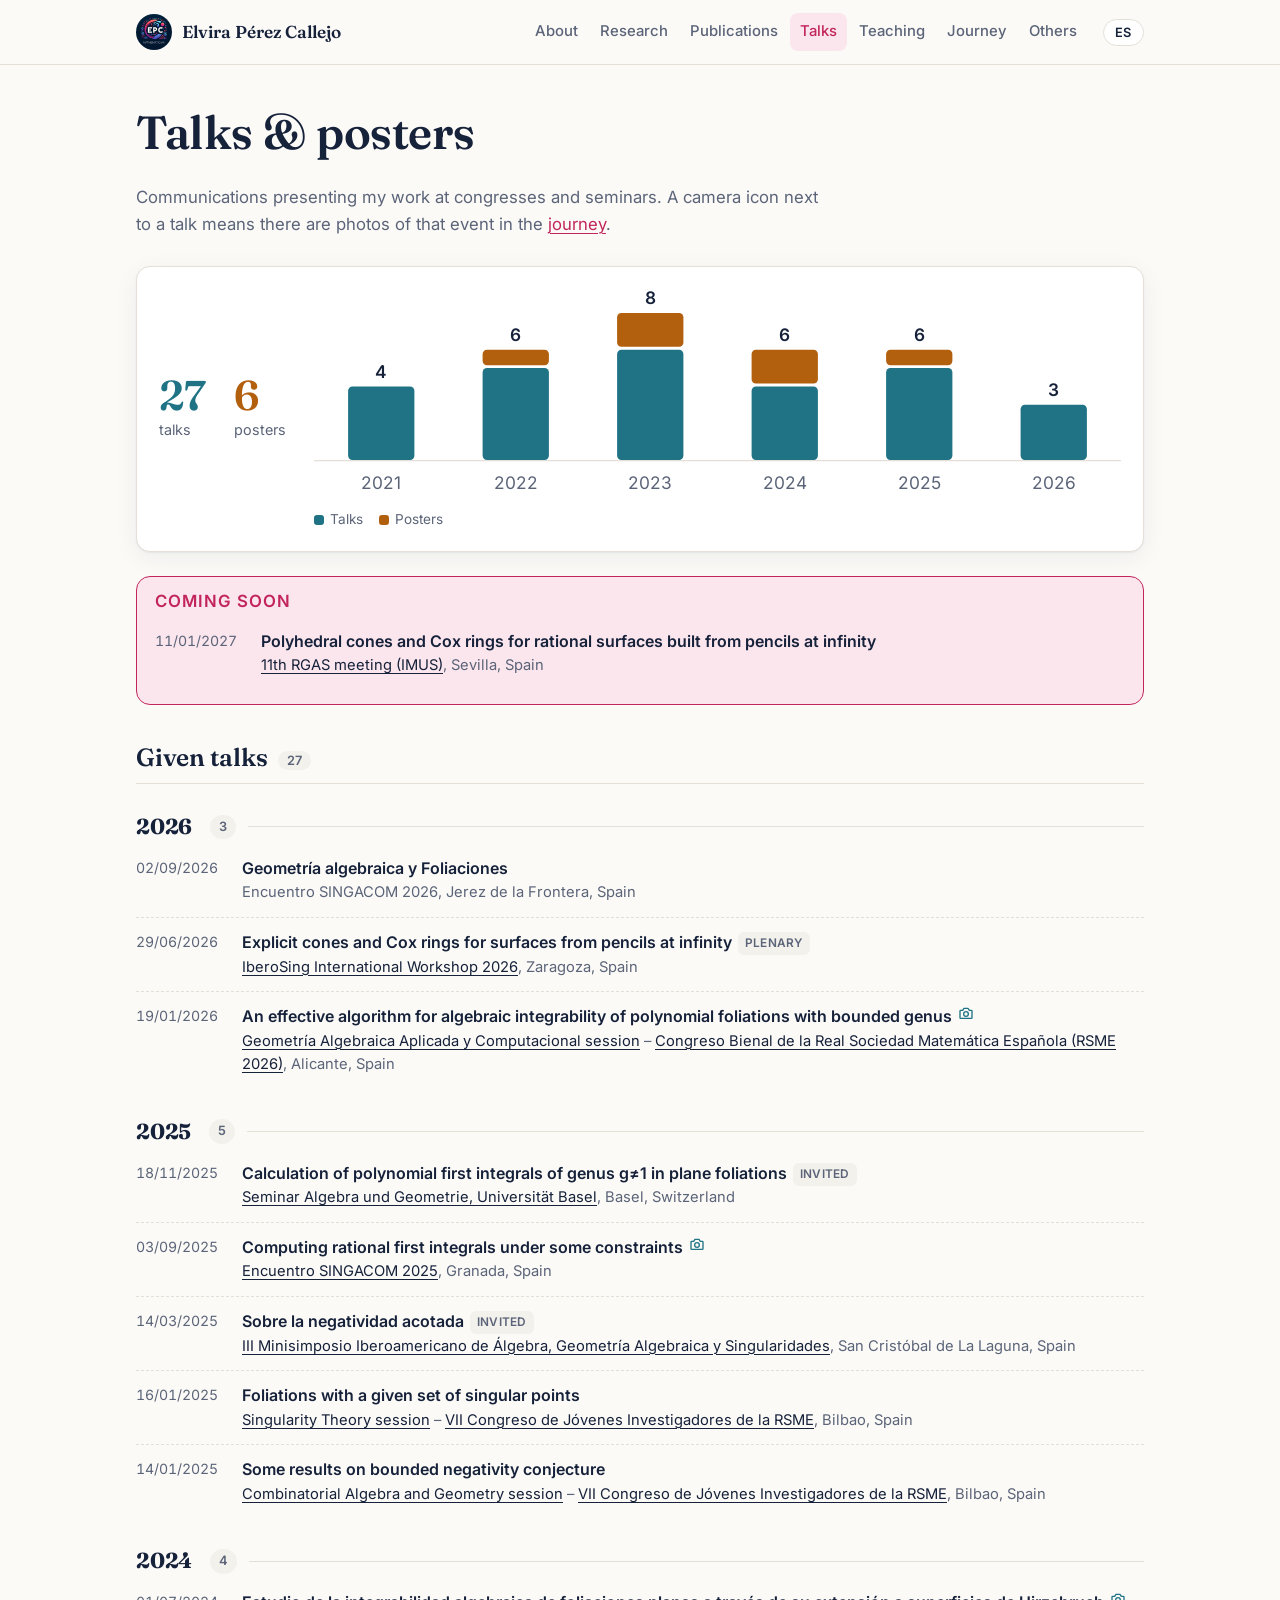
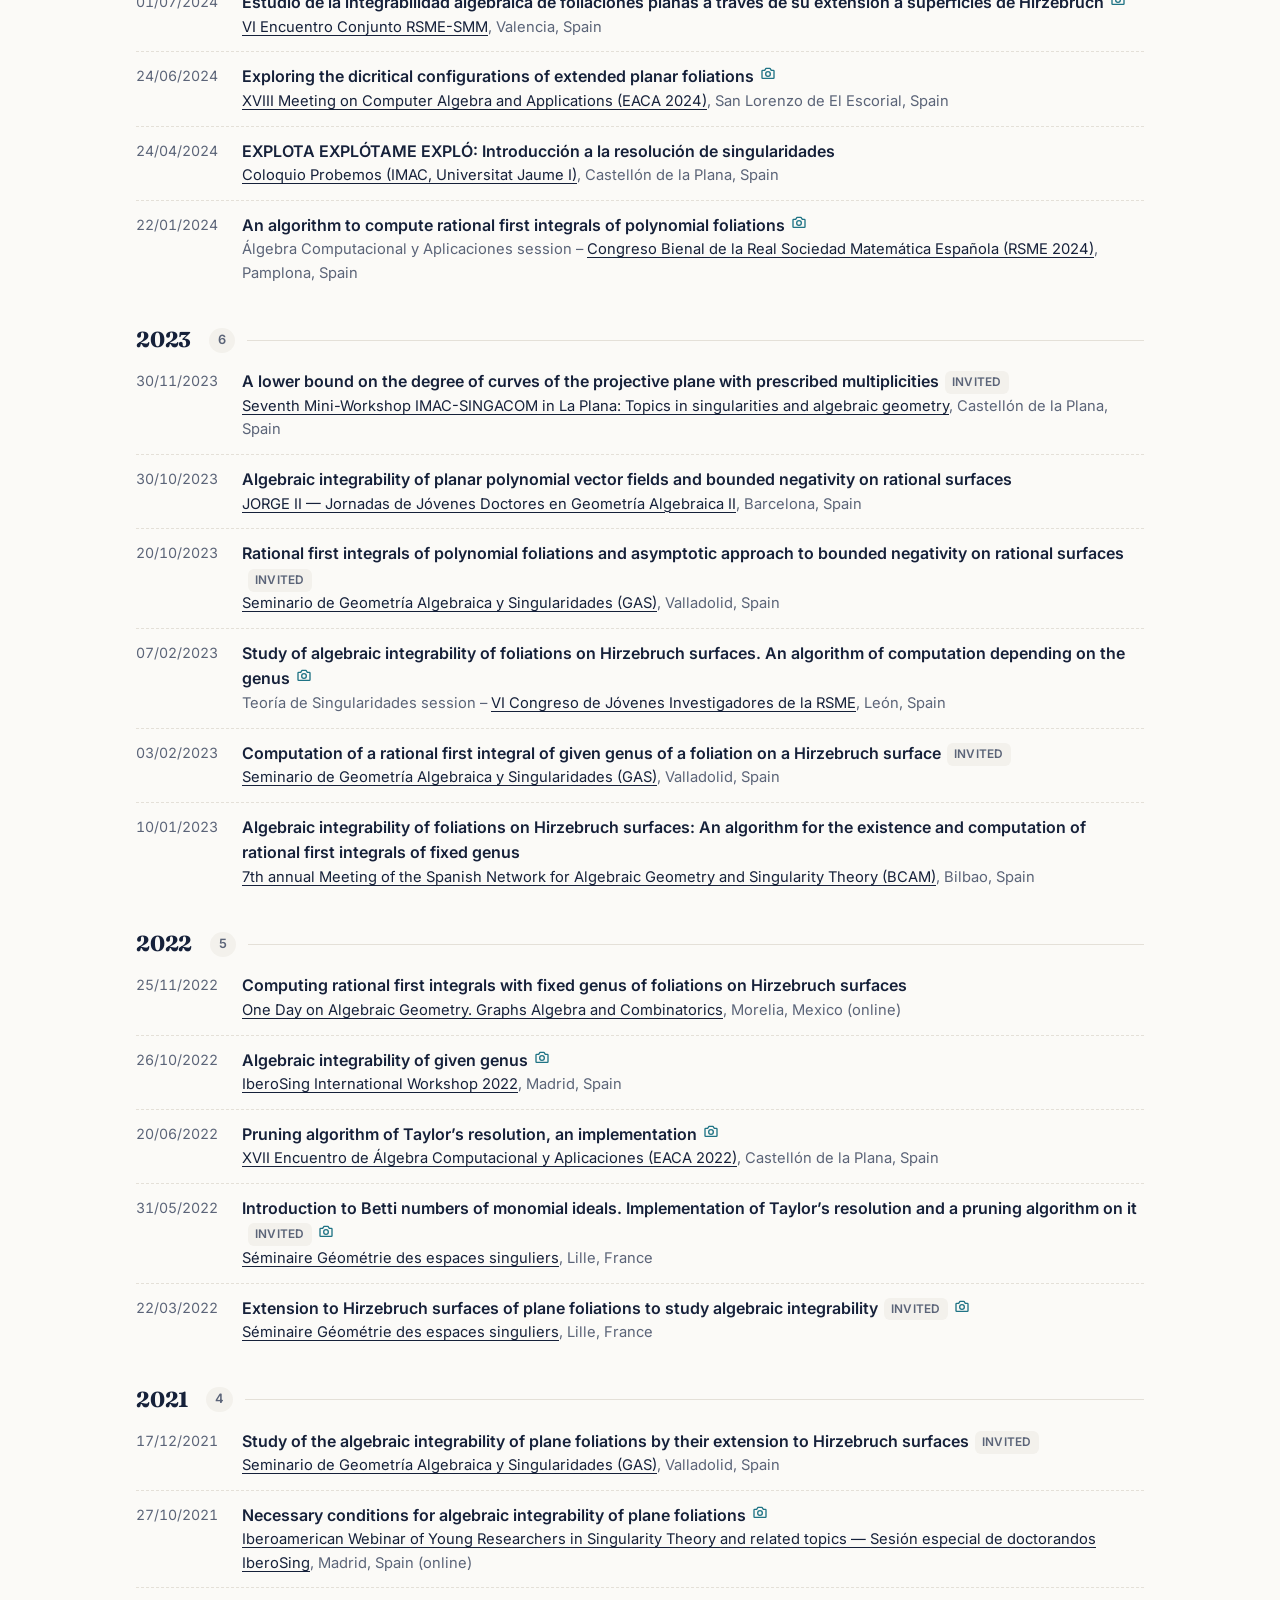
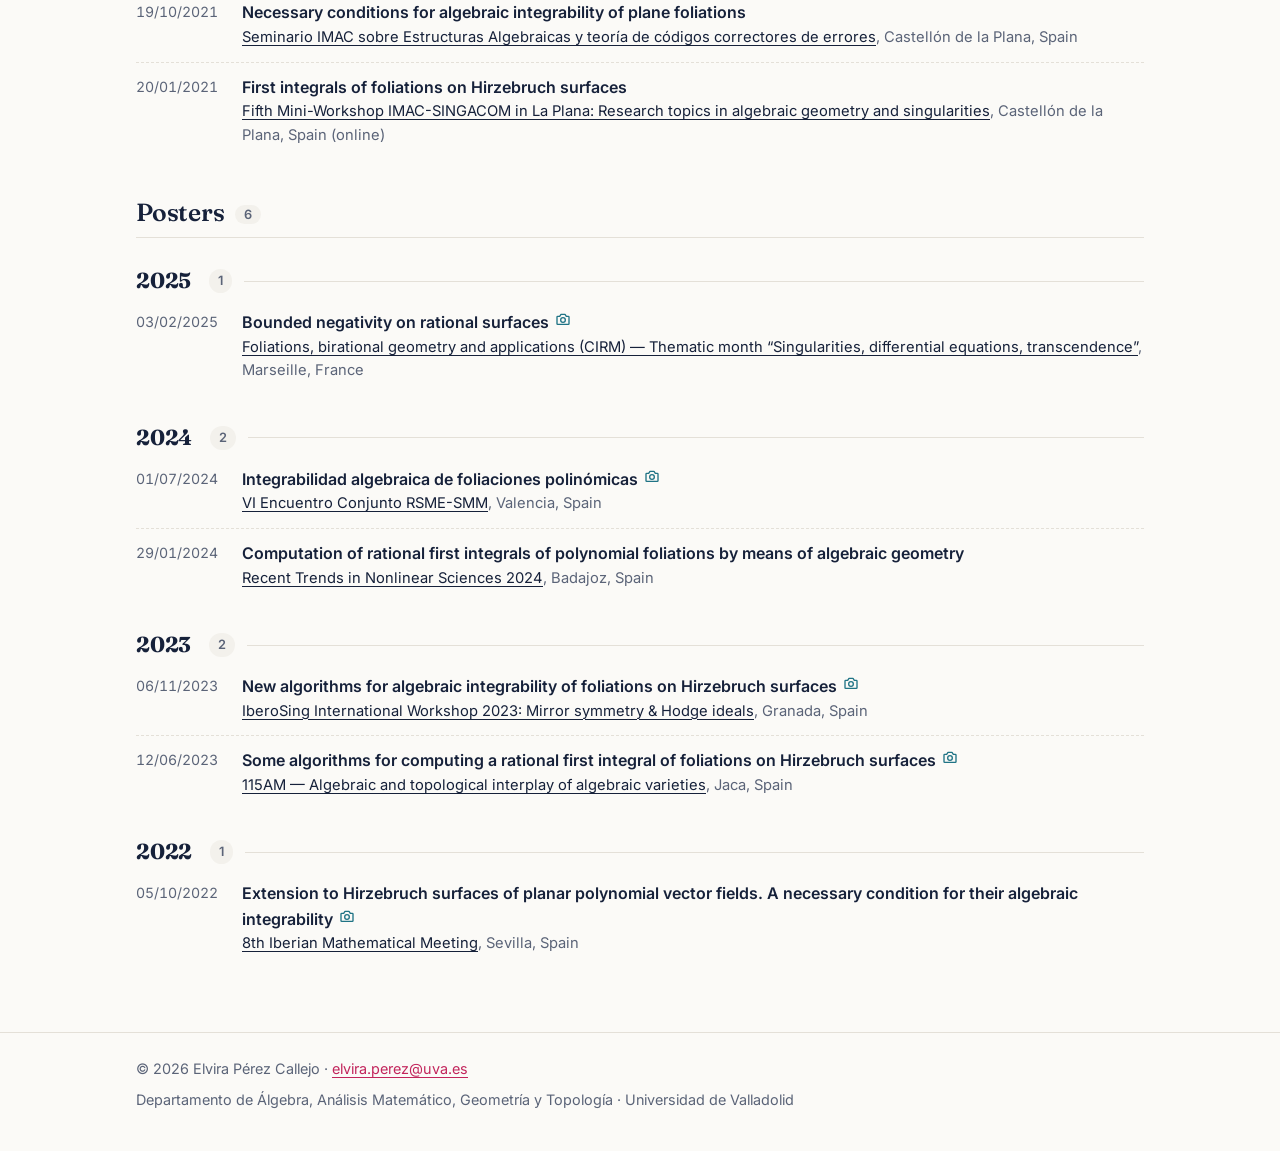
<file: talks.html>
<!doctype html>
<html lang="en">
<head>
  <meta charset="utf-8">
  <meta name="viewport" content="width=device-width, initial-scale=1">
  <script>(function(){var l;try{l=new URLSearchParams(location.search).get("lang")||localStorage.getItem("lang");}catch(e){}if(l!=="es"&&l!=="en"){l=/^es\b/i.test(navigator.language||"")?"es":"en";}document.documentElement.lang=l;})();</script>
  <title>Talks &amp; posters · Elvira Pérez Callejo</title>
  <meta name="description" content="Talks and posters given by Elvira Pérez Callejo at congresses and seminars.">
  <link rel="icon" href="assets/img/favicon.png">
  <link rel="apple-touch-icon" href="assets/img/apple-touch-icon.png">
  <link rel="preconnect" href="https://fonts.googleapis.com">
  <link rel="preconnect" href="https://fonts.gstatic.com" crossorigin>
  <link rel="stylesheet" href="https://fonts.googleapis.com/css2?family=Fraunces:opsz,wght@9..144,500;9..144,600&family=Inter:wght@400;500;600;700&display=swap">
  <link rel="stylesheet" href="assets/css/style.css">
</head>
<body data-title-en="Talks &amp; posters · Elvira Pérez Callejo" data-title-es="Charlas y pósters · Elvira Pérez Callejo">
<a class="skip" href="#main"><span data-lang="en">Skip to content</span><span data-lang="es">Ir al contenido</span></a>
<header class="site-header">
  <div class="wrap">
    <a class="brand" href="index.html"><img src="assets/img/logo.png" alt="" width="36" height="36">Elvira Pérez Callejo</a>
    <nav class="nav" id="nav" aria-label="Main">
      <a href="index.html"><span data-lang="en">About</span><span data-lang="es">Inicio</span></a>
      <a href="research.html"><span data-lang="en">Research</span><span data-lang="es">Investigación</span></a>
      <a href="publications.html"><span data-lang="en">Publications</span><span data-lang="es">Publicaciones</span></a>
      <a href="talks.html" aria-current="page"><span data-lang="en">Talks</span><span data-lang="es">Charlas</span></a>
      <a href="teaching.html"><span data-lang="en">Teaching</span><span data-lang="es">Docencia</span></a>
      <a href="journey.html"><span data-lang="en">Journey</span><span data-lang="es">Diario</span></a>
      <a href="others.html"><span data-lang="en">Others</span><span data-lang="es">Otros</span></a>
    </nav>
    <div class="head-right">
      <button class="lang-toggle"><span data-lang="en" title="Ver en español">ES</span><span data-lang="es" title="View in English">EN</span></button>
      <button class="nav-toggle" aria-expanded="false" aria-controls="nav"><span data-lang="en">Menu</span><span data-lang="es">Menú</span></button>
    </div>
  </div>
</header>

<main id="main" class="wrap">
  <div class="page-head">
    <h1><span data-lang="en">Talks &amp; posters</span><span data-lang="es">Charlas y pósters</span></h1>
    <p data-lang="en">Communications presenting my work at congresses and seminars. A camera icon next to a talk means there are photos of that event in the <a href="journey.html">journey</a>.</p>
    <p data-lang="es">Comunicaciones en congresos y seminarios presentando mi trabajo. El icono de la cámara junto a una charla indica que hay fotos de ese evento en el <a href="journey.html">diario</a>.</p>
  </div>

  <div class="card talk-summary">
    <div class="big-nums">
      <div class="t"><b data-count="talks">27</b><span data-lang="en">talks</span><span data-lang="es">charlas</span></div>
      <div class="p"><b data-count="posters">6</b><span data-lang="en">posters</span><span data-lang="es">pósters</span></div>
    </div>
    <div class="chart">
      <div id="talk-chart"></div>
      <div class="legend">
        <span><i style="background:var(--talk)"></i><span data-lang="en">Talks</span><span data-lang="es">Charlas</span></span>
        <span><i style="background:var(--poster)"></i><span data-lang="en">Posters</span><span data-lang="es">Pósters</span></span>
      </div>
    </div>
  </div>

  <div id="talk-upcoming"></div>

  <section id="talks" class="section-group">
    <h2><span data-lang="en">Given talks</span><span data-lang="es">Charlas impartidas</span> <span class="count" data-count="talks">27</span></h2>
    <div id="talk-list"></div>
  </section>

  <section id="posters" class="section-group">
    <h2><span data-lang="en">Posters</span><span data-lang="es">Pósters</span> <span class="count" data-count="posters">6</span></h2>
    <div id="poster-list"></div>
  </section>
</main>

<footer class="site-footer">
  <div class="wrap">
    <span>© <span data-year>2026</span> Elvira Pérez Callejo · <a href="mailto:elvira.perez@uva.es">elvira.perez@uva.es</a></span>
    <span>Departamento de Álgebra, Análisis Matemático, Geometría y Topología · Universidad de Valladolid</span>
  </div>
</footer>
<script src="data/events.js"></script>
<script src="data/photos.js"></script>
<script src="data/publications.js"></script>
<script src="assets/js/site.js"></script>
</body>
</html>
</file>
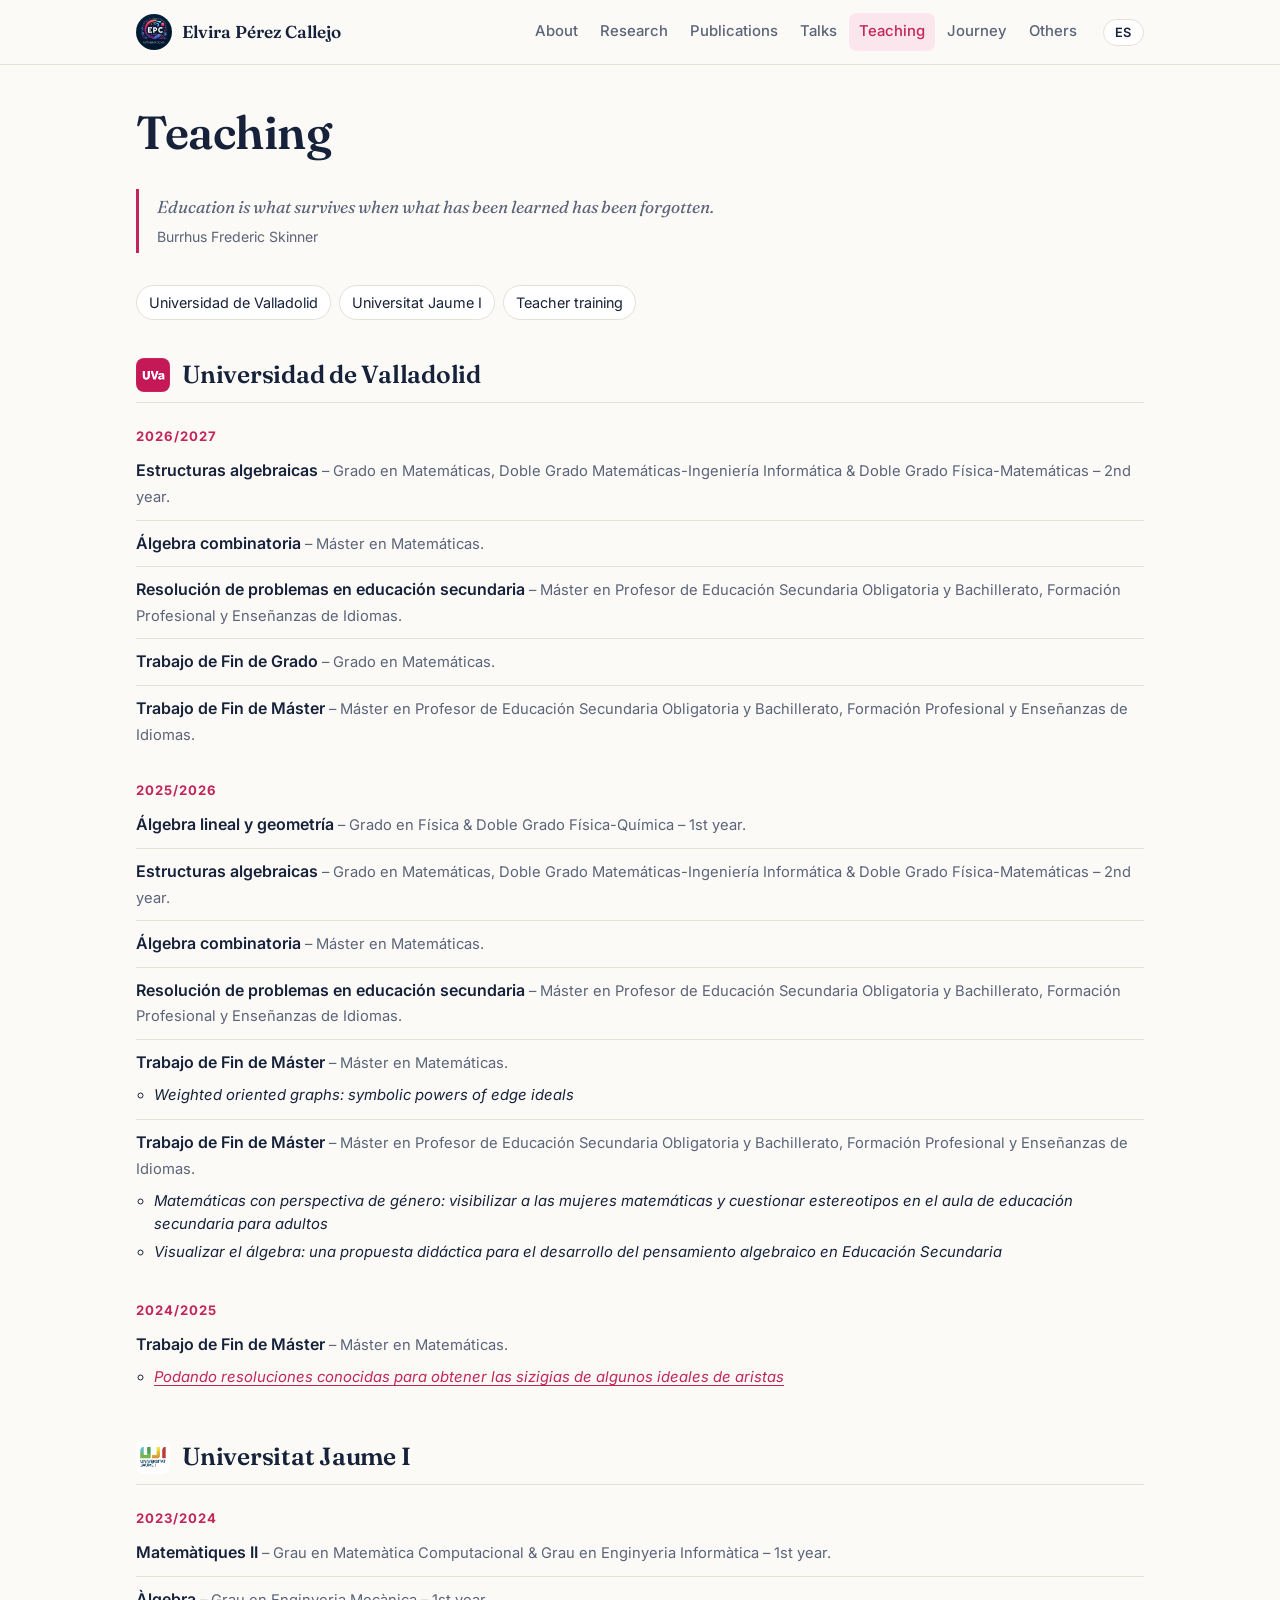
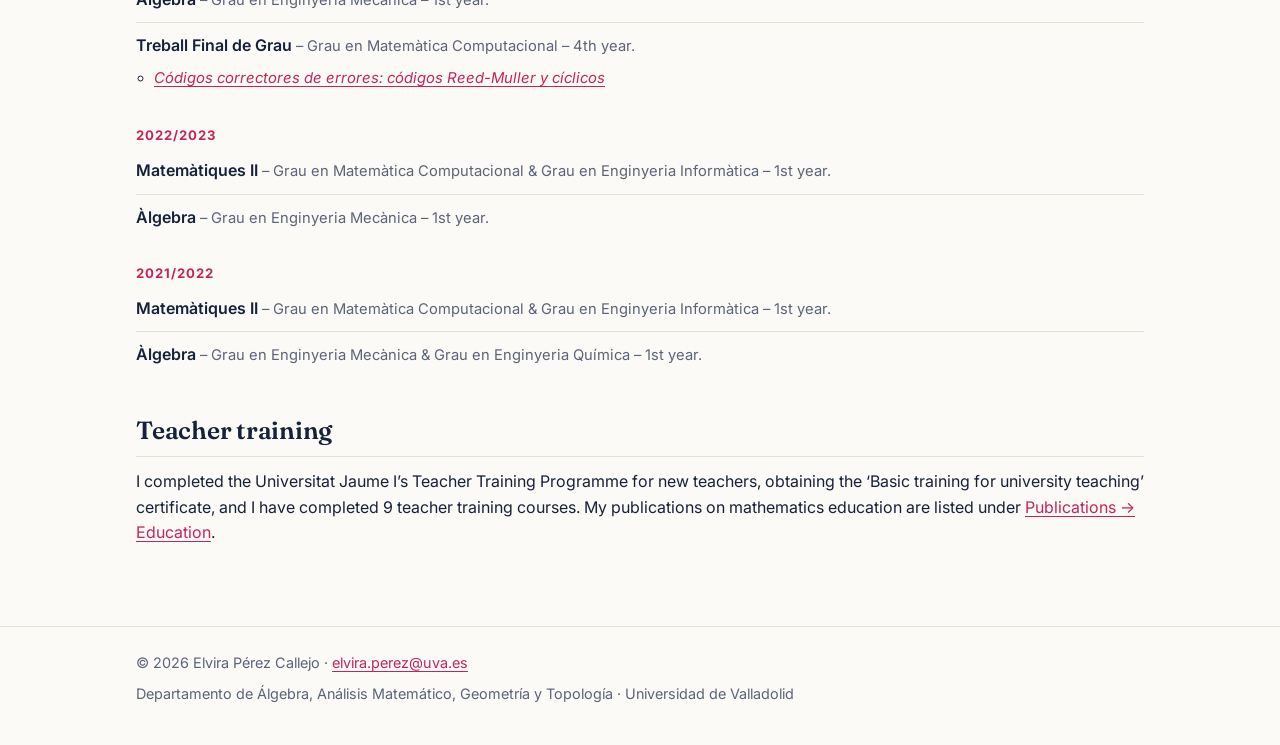
<file: teaching.html>
<!doctype html>
<html lang="en">
<head>
  <meta charset="utf-8">
  <meta name="viewport" content="width=device-width, initial-scale=1">
  <script>(function(){var l;try{l=new URLSearchParams(location.search).get("lang")||localStorage.getItem("lang");}catch(e){}if(l!=="es"&&l!=="en"){l=/^es\b/i.test(navigator.language||"")?"es":"en";}document.documentElement.lang=l;})();</script>
  <title>Teaching · Elvira Pérez Callejo</title>
  <meta name="description" content="Courses and supervised theses of Elvira Pérez Callejo at the Universidad de Valladolid and the Universitat Jaume I.">
  <link rel="icon" href="assets/img/favicon.png">
  <link rel="apple-touch-icon" href="assets/img/apple-touch-icon.png">
  <link rel="preconnect" href="https://fonts.googleapis.com">
  <link rel="preconnect" href="https://fonts.gstatic.com" crossorigin>
  <link rel="stylesheet" href="https://fonts.googleapis.com/css2?family=Fraunces:opsz,wght@9..144,500;9..144,600&family=Inter:wght@400;500;600;700&display=swap">
  <link rel="stylesheet" href="assets/css/style.css">
</head>
<body data-title-en="Teaching · Elvira Pérez Callejo" data-title-es="Docencia · Elvira Pérez Callejo">
<a class="skip" href="#main"><span data-lang="en">Skip to content</span><span data-lang="es">Ir al contenido</span></a>
<header class="site-header">
  <div class="wrap">
    <a class="brand" href="index.html"><img src="assets/img/logo.png" alt="" width="36" height="36">Elvira Pérez Callejo</a>
    <nav class="nav" id="nav" aria-label="Main">
      <a href="index.html"><span data-lang="en">About</span><span data-lang="es">Inicio</span></a>
      <a href="research.html"><span data-lang="en">Research</span><span data-lang="es">Investigación</span></a>
      <a href="publications.html"><span data-lang="en">Publications</span><span data-lang="es">Publicaciones</span></a>
      <a href="talks.html"><span data-lang="en">Talks</span><span data-lang="es">Charlas</span></a>
      <a href="teaching.html" aria-current="page"><span data-lang="en">Teaching</span><span data-lang="es">Docencia</span></a>
      <a href="journey.html"><span data-lang="en">Journey</span><span data-lang="es">Diario</span></a>
      <a href="others.html"><span data-lang="en">Others</span><span data-lang="es">Otros</span></a>
    </nav>
    <div class="head-right">
      <button class="lang-toggle"><span data-lang="en" title="Ver en español">ES</span><span data-lang="es" title="View in English">EN</span></button>
      <button class="nav-toggle" aria-expanded="false" aria-controls="nav"><span data-lang="en">Menu</span><span data-lang="es">Menú</span></button>
    </div>
  </div>
</header>

<main id="main" class="wrap">
  <div class="page-head">
    <h1><span data-lang="en">Teaching</span><span data-lang="es">Docencia</span></h1>
  </div>
  <blockquote class="quote" data-lang="es">
    La educación es lo que sobrevive cuando todo lo aprendido se olvida.
    <cite>Burrhus Frederic Skinner</cite>
  </blockquote>
  <blockquote class="quote" data-lang="en">
    Education is what survives when what has been learned has been forgotten.
    <cite>Burrhus Frederic Skinner</cite>
  </blockquote>

  <ul class="toc">
    <li><a href="#uva">Universidad de Valladolid</a></li>
    <li><a href="#uji">Universitat Jaume I</a></li>
    <li><a href="#training"><span data-lang="en">Teacher training</span><span data-lang="es">Formación docente</span></a></li>
  </ul>

  <section class="section-group" id="uva">
    <h2 class="inst"><img src="assets/img/icon-uva.png" alt="">Universidad de Valladolid</h2>

    <div class="term" id="2026-2027">
      <h3>2026/2027</h3>
      <ul class="courses">
        <li><span class="c">Estructuras algebraicas</span> <span class="p">– Grado en Matemáticas, Doble Grado Matemáticas-Ingeniería Informática &amp; Doble Grado Física-Matemáticas – <span data-lang="en">2nd year</span><span data-lang="es">2.º curso</span>.</span></li>
        <li><span class="c">Álgebra combinatoria</span> <span class="p">– Máster en Matemáticas.</span></li>
        <li><span class="c">Resolución de problemas en educación secundaria</span> <span class="p">– Máster en Profesor de Educación Secundaria Obligatoria y Bachillerato, Formación Profesional y Enseñanzas de Idiomas.</span></li>
        <li><span class="c">Trabajo de Fin de Grado</span> <span class="p">– Grado en Matemáticas.</span></li>
        <li><span class="c">Trabajo de Fin de Máster</span> <span class="p">– Máster en Profesor de Educación Secundaria Obligatoria y Bachillerato, Formación Profesional y Enseñanzas de Idiomas.</span></li>
      </ul>
    </div>

    <div class="term" id="2025-2026">
      <h3>2025/2026</h3>
      <ul class="courses">
        <li><span class="c">Álgebra lineal y geometría</span> <span class="p">– Grado en Física &amp; Doble Grado Física-Química – <span data-lang="en">1st year</span><span data-lang="es">1.er curso</span>.</span></li>
        <li><span class="c">Estructuras algebraicas</span> <span class="p">– Grado en Matemáticas, Doble Grado Matemáticas-Ingeniería Informática &amp; Doble Grado Física-Matemáticas – <span data-lang="en">2nd year</span><span data-lang="es">2.º curso</span>.</span></li>
        <li><span class="c">Álgebra combinatoria</span> <span class="p">– Máster en Matemáticas.</span></li>
        <li><span class="c">Resolución de problemas en educación secundaria</span> <span class="p">– Máster en Profesor de Educación Secundaria Obligatoria y Bachillerato, Formación Profesional y Enseñanzas de Idiomas.</span></li>
        <li><span class="c">Trabajo de Fin de Máster</span> <span class="p">– Máster en Matemáticas.</span>
          <ul class="sup"><li><em>Weighted oriented graphs: symbolic powers of edge ideals</em></li></ul></li>
        <li><span class="c">Trabajo de Fin de Máster</span> <span class="p">– Máster en Profesor de Educación Secundaria Obligatoria y Bachillerato, Formación Profesional y Enseñanzas de Idiomas.</span>
          <ul class="sup">
            <li><em>Matemáticas con perspectiva de género: visibilizar a las mujeres matemáticas y cuestionar estereotipos en el aula de educación secundaria para adultos</em></li>
            <li><em>Visualizar el álgebra: una propuesta didáctica para el desarrollo del pensamiento algebraico en Educación Secundaria</em></li>
          </ul></li>
      </ul>
    </div>

    <div class="term" id="2024-2025">
      <h3>2024/2025</h3>
      <ul class="courses">
        <li><span class="c">Trabajo de Fin de Máster</span> <span class="p">– Máster en Matemáticas.</span>
          <ul class="sup"><li><a href="https://uvadoc.uva.es/handle/10324/79099"><em>Podando resoluciones conocidas para obtener las sizigias de algunos ideales de aristas</em></a></li></ul></li>
      </ul>
    </div>
  </section>

  <section class="section-group" id="uji">
    <h2 class="inst"><img src="assets/img/jaume-i.jpg" alt="">Universitat Jaume I</h2>

    <div class="term" id="2023-2024">
      <h3>2023/2024</h3>
      <ul class="courses">
        <li><span class="c">Matemàtiques II</span> <span class="p">– Grau en Matemàtica Computacional &amp; Grau en Enginyeria Informàtica – <span data-lang="en">1st year</span><span data-lang="es">1.er curso</span>.</span></li>
        <li><span class="c">Àlgebra</span> <span class="p">– Grau en Enginyeria Mecànica – <span data-lang="en">1st year</span><span data-lang="es">1.er curso</span>.</span></li>
        <li><span class="c">Treball Final de Grau</span> <span class="p">– Grau en Matemàtica Computacional – <span data-lang="en">4th year</span><span data-lang="es">4.º curso</span>.</span>
          <ul class="sup"><li><a href="https://repositori.uji.es/items/f6c98afa-ca9c-470b-b01f-0f38d08f0de5"><em>Códigos correctores de errores: códigos Reed-Muller y cíclicos</em></a></li></ul></li>
      </ul>
    </div>

    <div class="term" id="2022-2023">
      <h3>2022/2023</h3>
      <ul class="courses">
        <li><span class="c">Matemàtiques II</span> <span class="p">– Grau en Matemàtica Computacional &amp; Grau en Enginyeria Informàtica – <span data-lang="en">1st year</span><span data-lang="es">1.er curso</span>.</span></li>
        <li><span class="c">Àlgebra</span> <span class="p">– Grau en Enginyeria Mecànica – <span data-lang="en">1st year</span><span data-lang="es">1.er curso</span>.</span></li>
      </ul>
    </div>

    <div class="term" id="2021-2022">
      <h3>2021/2022</h3>
      <ul class="courses">
        <li><span class="c">Matemàtiques II</span> <span class="p">– Grau en Matemàtica Computacional &amp; Grau en Enginyeria Informàtica – <span data-lang="en">1st year</span><span data-lang="es">1.er curso</span>.</span></li>
        <li><span class="c">Àlgebra</span> <span class="p">– Grau en Enginyeria Mecànica &amp; Grau en Enginyeria Química – <span data-lang="en">1st year</span><span data-lang="es">1.er curso</span>.</span></li>
      </ul>
    </div>
  </section>

  <section class="section-group" id="training">
    <h2><span data-lang="en">Teacher training</span><span data-lang="es">Formación docente</span></h2>
    <p data-lang="en">I completed the Universitat Jaume I’s Teacher Training Programme for new teachers, obtaining the ‘Basic training for university teaching’ certificate, and I have completed 9 teacher training courses. My publications on mathematics education are listed under <a href="publications.html#education">Publications → Education</a>.</p>
    <p data-lang="es">Completé el Programa de Formación Inicial del Profesorado de la Universitat Jaume I, con el certificado de «Formación básica para la docencia universitaria», y he realizado 9 cursos de formación docente. Mis publicaciones sobre educación matemática están en <a href="publications.html#education">Publicaciones → Educación</a>.</p>
  </section>
</main>

<footer class="site-footer">
  <div class="wrap">
    <span>© <span data-year>2026</span> Elvira Pérez Callejo · <a href="mailto:elvira.perez@uva.es">elvira.perez@uva.es</a></span>
    <span>Departamento de Álgebra, Análisis Matemático, Geometría y Topología · Universidad de Valladolid</span>
  </div>
</footer>
<script src="data/events.js"></script>
<script src="data/photos.js"></script>
<script src="data/publications.js"></script>
<script src="assets/js/site.js"></script>
</body>
</html>
</file>
<file: assets/css/style.css>
/* Elvira Pérez Callejo — personal site */

:root {
  --bg: #fbfaf7;
  --surface: #ffffff;
  --surface-2: #f3f1ec;
  --ink: #16213a;
  --muted: #5b6478;
  --line: #e4e0d8;
  --accent: #c2255c;
  --accent-soft: #fbe6ee;
  --talk: #1f7385;
  --talk-soft: #e1f1f4;
  --poster: #b25f0e;
  --poster-soft: #fbeedd;
  --milestone: #6a46c2;
  --milestone-soft: #eee8fb;
  --shadow: 0 1px 2px rgba(22, 33, 58, .06), 0 6px 24px rgba(22, 33, 58, .06);
  --radius: 14px;
  --serif: "Fraunces", Georgia, "Times New Roman", serif;
  --sans: "Inter", system-ui, -apple-system, "Segoe UI", Roboto, sans-serif;
  color-scheme: light;
}

@media (prefers-color-scheme: dark) {
  :root:not([data-theme="light"]) {
    --bg: #0d1424;
    --surface: #141d31;
    --surface-2: #1a2440;
    --ink: #e7eaf2;
    --muted: #a2abc0;
    --line: #26314d;
    --accent: #ff6f9c;
    --accent-soft: #3a1a2a;
    --talk: #5cc6d6;
    --talk-soft: #13323a;
    --poster: #f2a552;
    --poster-soft: #3a2a17;
    --milestone: #b49bff;
    --milestone-soft: #2a2246;
    --shadow: 0 1px 2px rgba(0, 0, 0, .3), 0 8px 28px rgba(0, 0, 0, .25);
    color-scheme: dark;
  }
}
:root[data-theme="dark"] {
  --bg: #0d1424; --surface: #141d31; --surface-2: #1a2440; --ink: #e7eaf2; --muted: #a2abc0;
  --line: #26314d; --accent: #ff6f9c; --accent-soft: #3a1a2a; --talk: #5cc6d6; --talk-soft: #13323a;
  --poster: #f2a552; --poster-soft: #3a2a17; --milestone: #b49bff; --milestone-soft: #2a2246;
  --shadow: 0 1px 2px rgba(0, 0, 0, .3), 0 8px 28px rgba(0, 0, 0, .25);
  color-scheme: dark;
}

/* bilingual pages: every text exists twice, data-lang="en" / data-lang="es" */
html[lang="es"] [data-lang="en"], html:not([lang="es"]) [data-lang="es"] { display: none !important; }

* { box-sizing: border-box; }
html { -webkit-text-size-adjust: 100%; scroll-padding-top: 84px; }
body {
  margin: 0;
  background: var(--bg);
  color: var(--ink);
  font: 16px/1.6 var(--sans);
  -webkit-font-smoothing: antialiased;
}
img { max-width: 100%; display: block; }
a { color: var(--accent); text-decoration-thickness: 1px; text-underline-offset: 3px; }
a:hover { text-decoration-thickness: 2px; }
h1, h2, h3 { font-family: var(--serif); font-weight: 600; line-height: 1.2; letter-spacing: -.01em; margin: 0 0 .5em; }
h1 { font-size: clamp(2rem, 1.4rem + 2.4vw, 2.9rem); }
h2 { font-size: 1.55rem; margin-top: 2.2rem; }
h3 { font-size: 1.15rem; }
p { margin: 0 0 1em; }
.muted { color: var(--muted); }
.wrap { max-width: 1040px; margin: 0 auto; padding: 0 16px; }
.skip { position: absolute; left: -999px; }
.skip:focus { left: 16px; top: 8px; z-index: 100; background: var(--surface); padding: 6px 10px; }

/* ---------------------------------------------------------------- header */
.site-header {
  position: sticky; top: 0; z-index: 50;
  background: color-mix(in srgb, var(--bg) 86%, transparent);
  backdrop-filter: saturate(1.4) blur(10px);
  -webkit-backdrop-filter: saturate(1.4) blur(10px);
  border-bottom: 1px solid var(--line);
}
.site-header .wrap { display: flex; align-items: center; justify-content: space-between; gap: 16px; height: 64px; }
.brand { display: flex; align-items: center; gap: 10px; color: var(--ink); text-decoration: none; font-family: var(--serif); font-weight: 600; font-size: 1.08rem; }
.brand img { width: 36px; height: 36px; border-radius: 50%; }
.nav { display: flex; gap: 2px; margin-left: auto; }
.nav a {
  color: var(--muted); text-decoration: none; font-size: .93rem; font-weight: 500;
  padding: 7px 10px; border-radius: 8px;
}
.nav a:hover { color: var(--ink); background: var(--surface-2); }
.nav a[aria-current="page"] { color: var(--accent); background: var(--accent-soft); }
.nav-toggle { display: none; background: none; border: 1px solid var(--line); border-radius: 8px; color: var(--ink); padding: 6px 10px; font: inherit; cursor: pointer; }
.head-right { display: flex; align-items: center; gap: 8px; }
.lang-toggle {
  background: var(--surface); border: 1px solid var(--line); border-radius: 999px; color: var(--ink);
  font: 600 .8rem var(--sans); letter-spacing: .04em; padding: 5px 11px; cursor: pointer;
}
.lang-toggle:hover { border-color: var(--accent); color: var(--accent); }

@media (max-width: 860px) {
  .nav-toggle { display: block; }
  .nav {
    display: none; position: absolute; top: 64px; left: 0; right: 0;
    flex-direction: column; padding: 8px 16px 16px;
    background: var(--bg); border-bottom: 1px solid var(--line); box-shadow: var(--shadow);
  }
  .nav.open { display: flex; }
  .nav a { padding: 10px 12px; font-size: 1rem; }
}

main.wrap { padding-top: 40px; padding-bottom: 64px; min-height: 70vh; }
.page-head { margin-bottom: 28px; }
.page-head p { color: var(--muted); max-width: 62ch; font-size: 1.05rem; }

.site-footer { border-top: 1px solid var(--line); padding: 24px 0 40px; color: var(--muted); font-size: .9rem; }
.site-footer .wrap { display: flex; flex-wrap: wrap; gap: 8px 24px; justify-content: space-between; }

/* ---------------------------------------------------------------- generic blocks */
.card { background: var(--surface); border: 1px solid var(--line); border-radius: var(--radius); box-shadow: var(--shadow); padding: 20px 22px; }
.quote { border-left: 3px solid var(--accent); padding: 4px 0 4px 18px; margin: 0 0 32px; color: var(--muted); font-family: var(--serif); font-style: italic; font-size: 1.08rem; max-width: 62ch; }
.quote cite { display: block; font-style: normal; font-family: var(--sans); font-size: .88rem; margin-top: 6px; }
.toc { display: flex; flex-wrap: wrap; gap: 8px; margin: 0 0 8px; padding: 0; list-style: none; }
.toc a { display: inline-block; padding: 5px 12px; border: 1px solid var(--line); border-radius: 999px; color: var(--ink); text-decoration: none; font-size: .9rem; background: var(--surface); }
.toc a:hover { border-color: var(--accent); color: var(--accent); }
.count { font-family: var(--sans); font-size: .8rem; font-weight: 600; color: var(--muted); background: var(--surface-2); border-radius: 999px; padding: 2px 9px; vertical-align: middle; margin-left: 6px; letter-spacing: 0; }

.badge { display: inline-flex; align-items: center; gap: 4px; font-size: .74rem; font-weight: 600; letter-spacing: .02em; text-transform: uppercase; border-radius: 6px; padding: 2px 7px; white-space: nowrap; }
.badge.talk { color: var(--talk); background: var(--talk-soft); }
.badge.poster { color: var(--poster); background: var(--poster-soft); }
.badge.milestone, .badge.stay, .badge.outreach { color: var(--milestone); background: var(--milestone-soft); }
.badge.attended, .badge.online, .badge.tag { color: var(--muted); background: var(--surface-2); }
.badge.org { color: var(--accent); background: var(--accent-soft); }

/* ---------------------------------------------------------------- home */
.hero { display: grid; grid-template-columns: minmax(220px, 320px) 1fr; gap: 40px; align-items: start; }
.hero-photo { border-radius: 22px; overflow: hidden; box-shadow: var(--shadow); aspect-ratio: 4 / 5; }
.hero-photo img { width: 100%; height: 100%; object-fit: cover; object-position: 62% 40%; }
.hero h1 { margin-bottom: .15em; }
.role { color: var(--muted); font-size: 1.08rem; margin-bottom: 1.2em; }
.links { display: flex; flex-wrap: wrap; gap: 8px; margin: 18px 0 0; padding: 0; list-style: none; }
.links a {
  display: inline-flex; align-items: center; gap: 8px; padding: 6px 12px 6px 8px;
  border: 1px solid var(--line); border-radius: 999px; background: var(--surface);
  color: var(--ink); text-decoration: none; font-size: .9rem; font-weight: 500;
}
.links a:hover { border-color: var(--accent); }
.links img, .links .ico { width: 22px; height: 22px; border-radius: 50%; object-fit: contain; }
.links .ico { display: inline-grid; place-items: center; font-size: .66rem; font-weight: 700; color: #fff; background: #e9711c; }
@media (max-width: 720px) {
  .hero { grid-template-columns: 1fr; gap: 24px; }
  .hero-photo { max-width: 280px; }
}

.stats { display: grid; grid-template-columns: repeat(auto-fit, minmax(130px, 1fr)); gap: 12px; margin: 40px 0 8px; }
.stat { background: var(--surface); border: 1px solid var(--line); border-radius: var(--radius); padding: 14px 16px; text-decoration: none; color: inherit; transition: border-color .15s; }
a.stat:hover { border-color: var(--accent); }
.stat b { display: block; font-family: var(--serif); font-size: 2rem; font-weight: 600; line-height: 1.1; }
.stat span { color: var(--muted); font-size: .88rem; }

.two { display: grid; grid-template-columns: 1fr 1fr; gap: 20px; margin-top: 28px; }
@media (max-width: 760px) { .two { grid-template-columns: 1fr; } }
.two h2 { margin-top: 0; font-size: 1.25rem; }
.cv { padding-left: 1.1em; margin: 0; }
.cv li { margin-bottom: .55em; }

.mini-list { list-style: none; margin: 0; padding: 0; }
.mini-list li { display: grid; grid-template-columns: 58px 1fr; gap: 12px; padding: 10px 0; border-top: 1px solid var(--line); align-items: center; }
.mini-list li:first-child { border-top: 0; }
.mini-list .thumb { width: 58px; height: 58px; border-radius: 10px; object-fit: cover; background: var(--surface-2); }
.mini-list .datebox { width: 58px; height: 58px; border-radius: 10px; background: var(--accent-soft); color: var(--accent); display: grid; place-content: center; text-align: center; line-height: 1.1; font-weight: 700; }
.mini-list .datebox small { display: block; font-size: .7rem; font-weight: 600; text-transform: uppercase; }
.mini-list a { color: var(--ink); text-decoration: none; font-weight: 600; }
.mini-list a:hover { color: var(--accent); }
.mini-list .meta { color: var(--muted); font-size: .86rem; }

/* ---------------------------------------------------------------- publications */
.pubs { list-style: none; margin: 0; padding: 0; counter-reset: pub; }
.pubs li { position: relative; padding: 14px 0 14px 0; border-top: 1px solid var(--line); }
.pubs li:first-child { border-top: 0; }
.pub-title { font-weight: 600; color: var(--ink); text-decoration: none; }
a.pub-title:hover { color: var(--accent); }
.pub-authors { color: var(--muted); font-size: .93rem; }
.pub-authors strong { color: var(--ink); font-weight: 600; }
.pub-venue { font-size: .93rem; }
.pub-venue em { font-style: italic; }
.btns { display: inline-flex; gap: 6px; margin-left: 4px; vertical-align: 1px; }
.btn { display: inline-block; font-size: .74rem; font-weight: 600; text-transform: uppercase; letter-spacing: .03em; padding: 2px 8px; border-radius: 6px; border: 1px solid var(--line); color: var(--muted); text-decoration: none; background: var(--surface); }
.btn:hover { color: var(--accent); border-color: var(--accent); }
.pub-label { font-size: .78rem; font-weight: 600; text-transform: uppercase; letter-spacing: .04em; color: var(--accent); display: block; }
.section-group { margin-top: 2.4rem; }
.section-group > h2 { border-bottom: 1px solid var(--line); padding-bottom: .4em; }
.section-group h3 { margin-top: 1.6rem; color: var(--muted); font-family: var(--sans); font-size: .82rem; font-weight: 700; text-transform: uppercase; letter-spacing: .08em; }

/* ---------------------------------------------------------------- talks */
.talk-summary { display: grid; grid-template-columns: auto 1fr; gap: 28px; align-items: center; }
@media (max-width: 680px) { .talk-summary { grid-template-columns: 1fr; } }
.big-nums { display: flex; gap: 28px; }
.big-nums div b { display: block; font-family: var(--serif); font-size: 2.6rem; line-height: 1; font-weight: 600; }
.big-nums .t b { color: var(--talk); }
.big-nums .p b { color: var(--poster); }
.big-nums span { color: var(--muted); font-size: .9rem; }
.chart svg { width: 100%; height: auto; display: block; overflow: visible; }
.chart .lbl { fill: var(--muted); font: 12px var(--sans); }
.chart .num { fill: var(--ink); font: 600 12px var(--sans); }
.legend { display: flex; gap: 16px; font-size: .85rem; color: var(--muted); margin-top: 6px; }
.legend i { display: inline-block; width: 10px; height: 10px; border-radius: 3px; margin-right: 6px; vertical-align: -1px; }

.year { display: flex; align-items: center; gap: 12px; margin: 30px 0 4px; }
.year h3 { margin: 0; font-size: 1.35rem; color: var(--ink); font-family: var(--serif); text-transform: none; letter-spacing: -.01em; }
.year::after { content: ""; flex: 1; border-top: 1px solid var(--line); }
.talks { list-style: none; margin: 0; padding: 0; }
.talks li { display: grid; grid-template-columns: 92px 1fr; gap: 14px; padding: 12px 0; border-bottom: 1px dashed var(--line); }
.talks li:last-child { border-bottom: 0; }
.talks .d { color: var(--muted); font-size: .88rem; font-variant-numeric: tabular-nums; padding-top: 1px; }
.talks .t { font-weight: 600; }
.talks .m { color: var(--muted); font-size: .92rem; }
.talks .m a { color: var(--ink); }
.talks .m a:hover { color: var(--accent); }
.talks .extra { display: inline-flex; gap: 6px; margin-left: 6px; vertical-align: 1px; }
.cam { font-size: .82rem; text-decoration: none; }
#org-list li { grid-template-columns: 150px 1fr; }
@media (max-width: 560px) { .talks li, #org-list li { grid-template-columns: 1fr; gap: 2px; } }

.upcoming-box { border: 1px solid var(--accent); background: var(--accent-soft); border-radius: var(--radius); padding: 14px 18px; margin: 24px 0 8px; }
.upcoming-box h2 { font-size: 1.05rem; margin: 0 0 6px; font-family: var(--sans); text-transform: uppercase; letter-spacing: .06em; color: var(--accent); }
.upcoming-box .talks li { border-color: color-mix(in srgb, var(--accent) 25%, transparent); }

/* ---------------------------------------------------------------- journey */
.j-head { display: grid; grid-template-columns: 1fr minmax(280px, 46%); gap: 28px; align-items: stretch; }
@media (max-width: 820px) { .j-head { grid-template-columns: 1fr; } }
#journey-map { min-height: 320px; height: 100%; border-radius: var(--radius); border: 1px solid var(--line); overflow: hidden; background: var(--surface-2); z-index: 0; }
.leaflet-container { font: 13px var(--sans); }
.leaflet-popup-content { margin: 10px 14px; }
.leaflet-popup-content b { font-family: var(--serif); font-size: 14px; }
.leaflet-popup-content ul { margin: 6px 0 0; padding-left: 16px; }
.leaflet-popup-content a { color: var(--accent); }
.stats.small { margin: 18px 0; grid-template-columns: repeat(3, 1fr); }
.stats.small b { font-size: 1.6rem; }

.filters { display: flex; flex-wrap: wrap; gap: 8px; margin: 28px 0 4px; }
.chip { border: 1px solid var(--line); background: var(--surface); color: var(--ink); border-radius: 999px; padding: 6px 14px; font: 500 .9rem var(--sans); cursor: pointer; }
.chip:hover { border-color: var(--accent); }
.chip[aria-pressed="true"] { background: var(--ink); color: var(--bg); border-color: var(--ink); }

.j-year { margin-top: 30px; }
.j-list { margin-top: 4px; }
.entry { display: grid; grid-template-columns: 150px 1fr; gap: 18px; padding: 16px 0; border-top: 1px solid var(--line); scroll-margin-top: 90px; }
.entry:first-child { border-top: 0; }
.entry:target { background: var(--accent-soft); border-radius: 10px; box-shadow: 0 0 0 10px var(--accent-soft); }
.entry .when { font-size: .88rem; color: var(--muted); font-variant-numeric: tabular-nums; padding-top: 2px; }
.entry h4 { margin: 0 0 3px; font-family: var(--serif); font-size: 1.08rem; font-weight: 600; line-height: 1.3; }
.entry h4 a { color: inherit; text-decoration: none; }
.entry h4 a:hover { color: var(--accent); text-decoration: underline; }
.entry .where { display: flex; flex-wrap: wrap; align-items: center; gap: 6px 8px; font-size: .9rem; color: var(--muted); }
.entry .where span:first-child { margin-right: 2px; }
.entry .note { font-size: .92rem; color: var(--muted); margin: 6px 0 0; }
.entry .tlist { margin: 6px 0 0; padding-left: 18px; font-size: .93rem; }
.entry .tlist li { margin-bottom: 2px; }
.entry .strip { display: flex; flex-wrap: wrap; gap: 8px; margin-top: 12px; }
.entry .strip button { width: 132px; height: 96px; padding: 0; border: 0; border-radius: 10px; overflow: hidden; cursor: zoom-in; background: var(--surface-2); position: relative; }
.entry .strip img { width: 100%; height: 100%; object-fit: cover; transition: transform .25s; }
.entry .strip button:hover img { transform: scale(1.05); }
.entry .strip .more { position: absolute; inset: 0; display: grid; place-items: center; background: rgba(13, 20, 36, .6); color: #fff; font-weight: 600; font-size: 1.05rem; }
.ext { display: inline-block; font-size: .88rem; margin-top: 6px; }
.credit { font-size: .8rem; color: var(--muted); margin: 8px 0 0; }
.credit a { color: inherit; }
.upcoming-box .entry { border-color: color-mix(in srgb, var(--accent) 25%, transparent); }
@media (max-width: 600px) {
  .entry { grid-template-columns: 1fr; gap: 2px; }
  .entry .strip button { width: calc((100% - 16px) / 3); height: auto; aspect-ratio: 4 / 3; }
}
@media (prefers-color-scheme: dark) {
  :root:not([data-theme="light"]) .leaflet-tile-pane { filter: invert(1) hue-rotate(180deg) brightness(.9) contrast(.85) saturate(.6); }
}
:root[data-theme="dark"] .leaflet-tile-pane { filter: invert(1) hue-rotate(180deg) brightness(.9) contrast(.85) saturate(.6); }
.cam { color: var(--talk); display: inline-flex; }
.cam:hover { color: var(--accent); }

/* ---------------------------------------------------------------- lightbox */
.lb { position: fixed; inset: 0; z-index: 200; background: rgba(8, 12, 22, .92); display: none; align-items: center; justify-content: center; }
.lb.open { display: flex; }
.lb figure { margin: 0; max-width: min(92vw, 1400px); max-height: 88vh; display: flex; flex-direction: column; align-items: center; }
.lb img { max-width: 100%; max-height: 80vh; object-fit: contain; border-radius: 6px; }
.lb figcaption { color: #dfe3ec; font-size: .9rem; margin-top: 10px; text-align: center; padding: 0 56px; }
.lb button { position: absolute; background: rgba(255, 255, 255, .12); color: #fff; border: 0; width: 46px; height: 46px; border-radius: 50%; font-size: 1.4rem; cursor: pointer; }
.lb button:hover { background: rgba(255, 255, 255, .25); }
.lb .close { top: 16px; right: 16px; }
.lb .prev { left: 16px; top: 50%; transform: translateY(-50%); }
.lb .next { right: 16px; top: 50%; transform: translateY(-50%); }
@media (max-width: 600px) { .lb .prev, .lb .next { top: auto; bottom: 18px; transform: none; } }

/* ---------------------------------------------------------------- teaching / others / research */
.courses { list-style: none; padding: 0; margin: 0; }
.courses li { padding: 10px 0; border-top: 1px solid var(--line); }
.courses li:first-child { border-top: 0; }
.courses .c { font-weight: 600; }
.courses .p { color: var(--muted); font-size: .92rem; }
.courses .sup { margin: 6px 0 0 0; padding-left: 18px; font-size: .93rem; }
.courses .sup li { border: 0; padding: 2px 0; }
.inst { display: flex; align-items: center; gap: 12px; }
.inst img { width: 34px; height: 34px; border-radius: 8px; object-fit: contain; background: #fff; }
.term { margin-top: 1.4rem; }
.term h3 { font-family: var(--sans); font-size: .82rem; text-transform: uppercase; letter-spacing: .08em; color: var(--accent); margin-bottom: .3em; }

.radio { display: grid; gap: 14px; }
.radio a.card { display: grid; grid-template-columns: 56px 1fr; gap: 16px; align-items: center; text-decoration: none; color: var(--ink); transition: border-color .15s, transform .15s; }
.radio a.card:hover { border-color: var(--accent); transform: translateY(-1px); }
.radio .ic { width: 56px; height: 56px; border-radius: 14px; background: var(--accent-soft); color: var(--accent); display: grid; place-items: center; }
.radio .ic svg { width: 28px; height: 28px; }
.radio .t { font-weight: 600; font-family: var(--serif); font-size: 1.05rem; }
.radio .m { color: var(--muted); font-size: .9rem; }

.interests { display: grid; grid-template-columns: repeat(2, 1fr); gap: 16px; margin-top: 12px; }
@media (max-width: 700px) { .interests { grid-template-columns: 1fr; } }
.interests .card h3 { margin-bottom: .3em; }
.interests .card p { margin: 0; color: var(--muted); font-size: .95rem; }
.banner { border-radius: var(--radius); overflow: hidden; aspect-ratio: 21 / 8; margin: 0 0 28px; box-shadow: var(--shadow); }
.banner img { width: 100%; height: 100%; object-fit: cover; }
</file>
